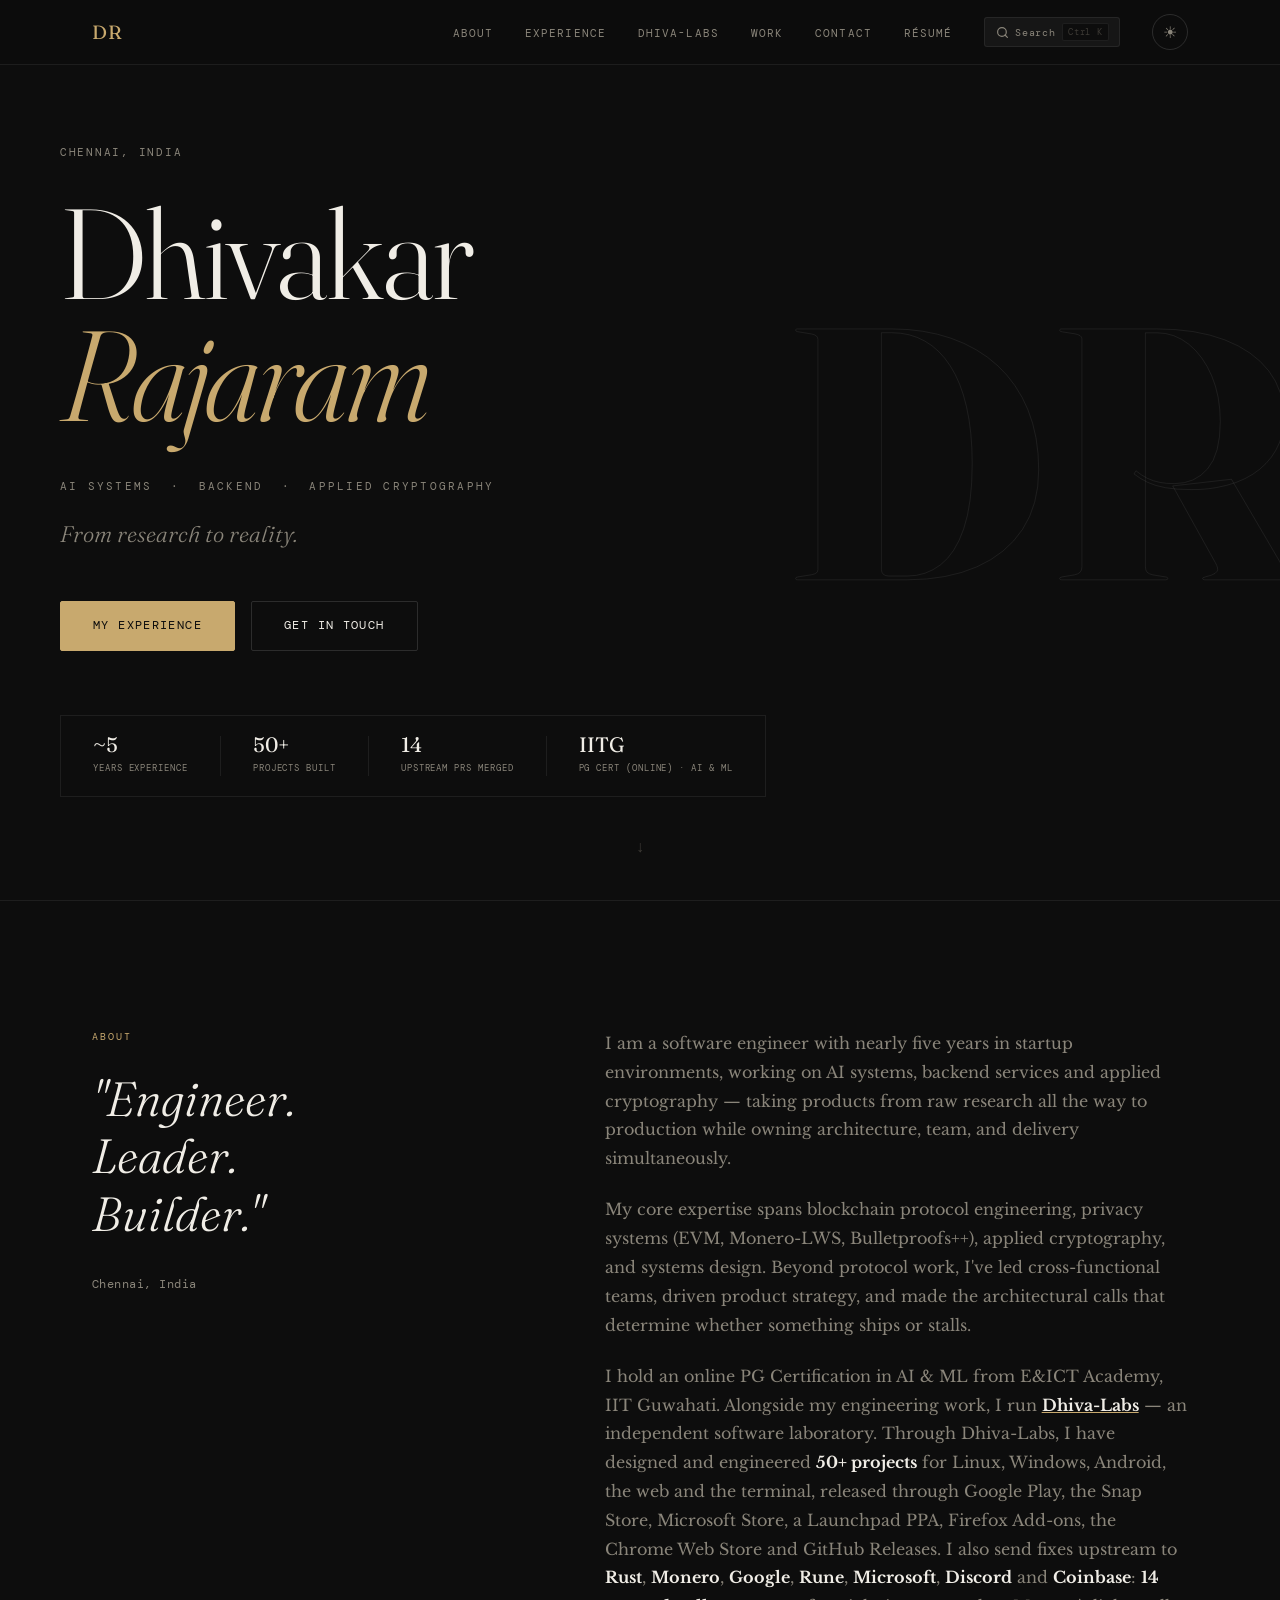
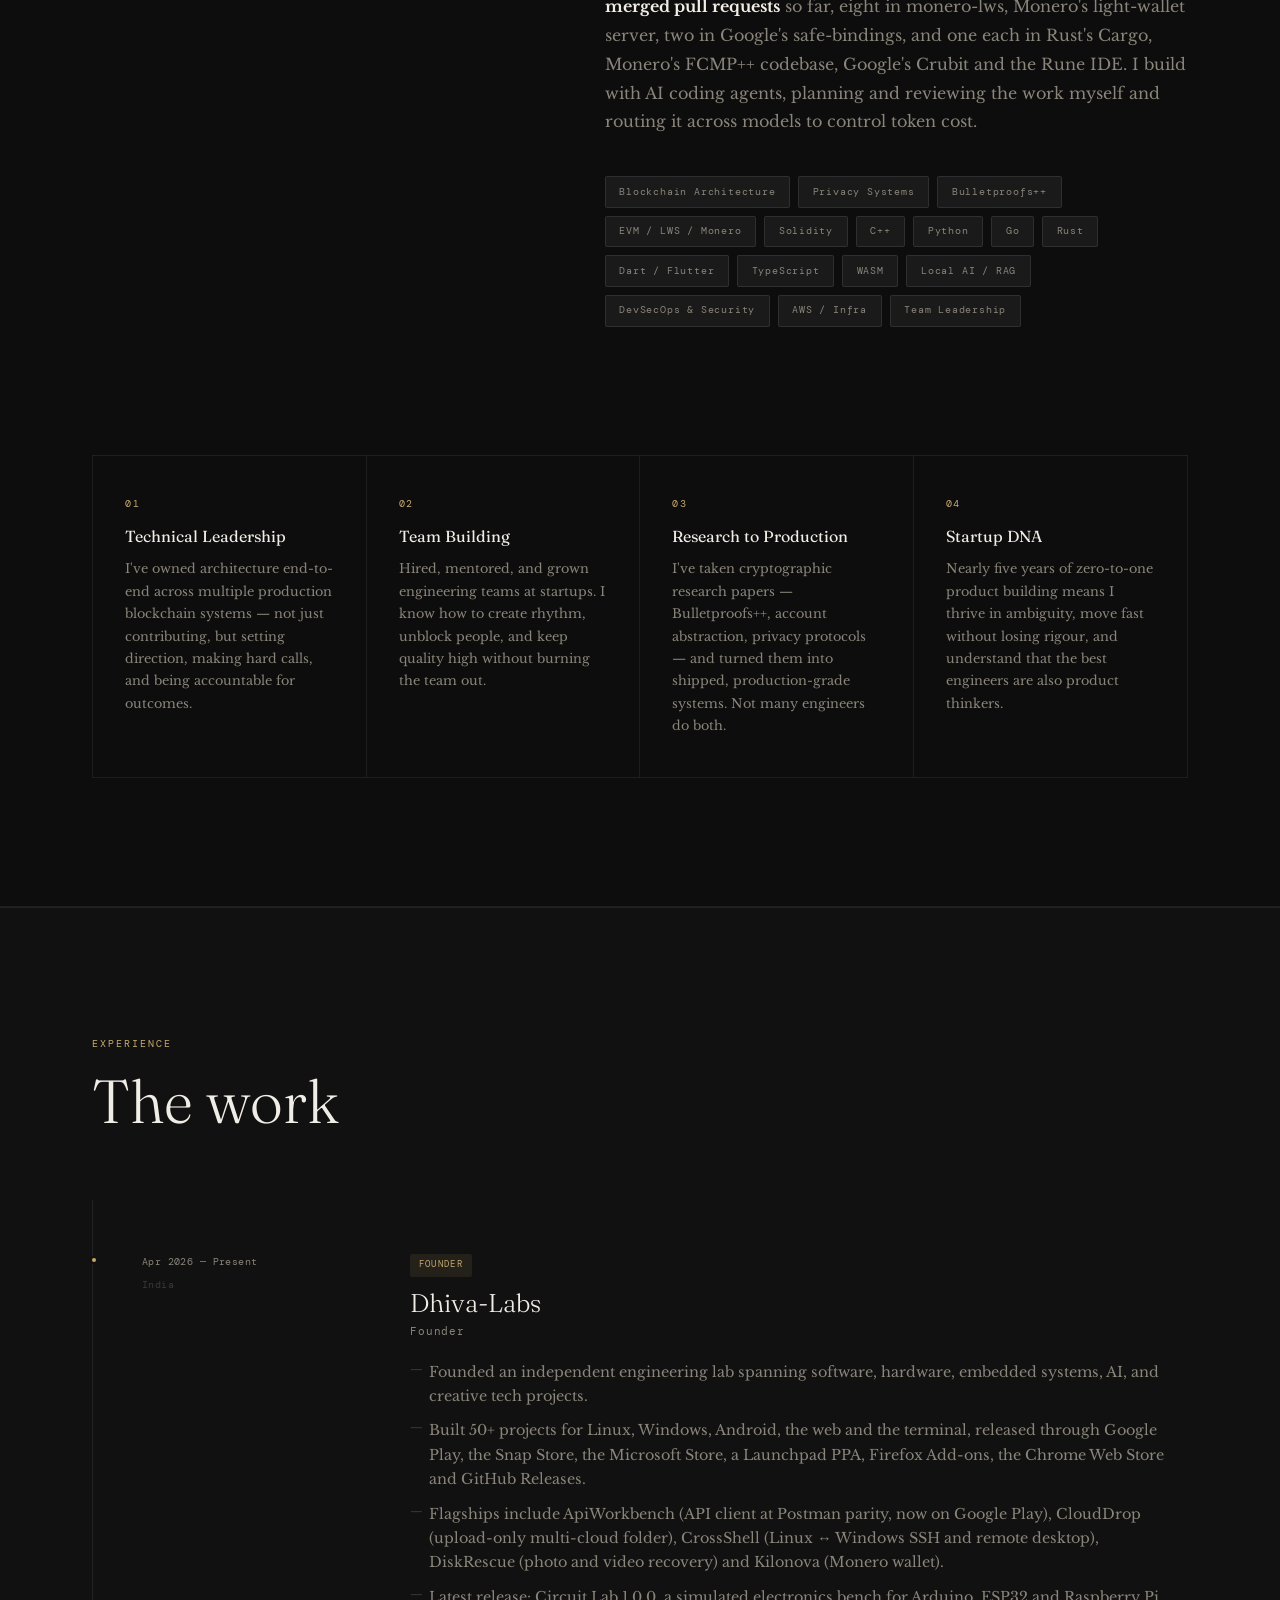
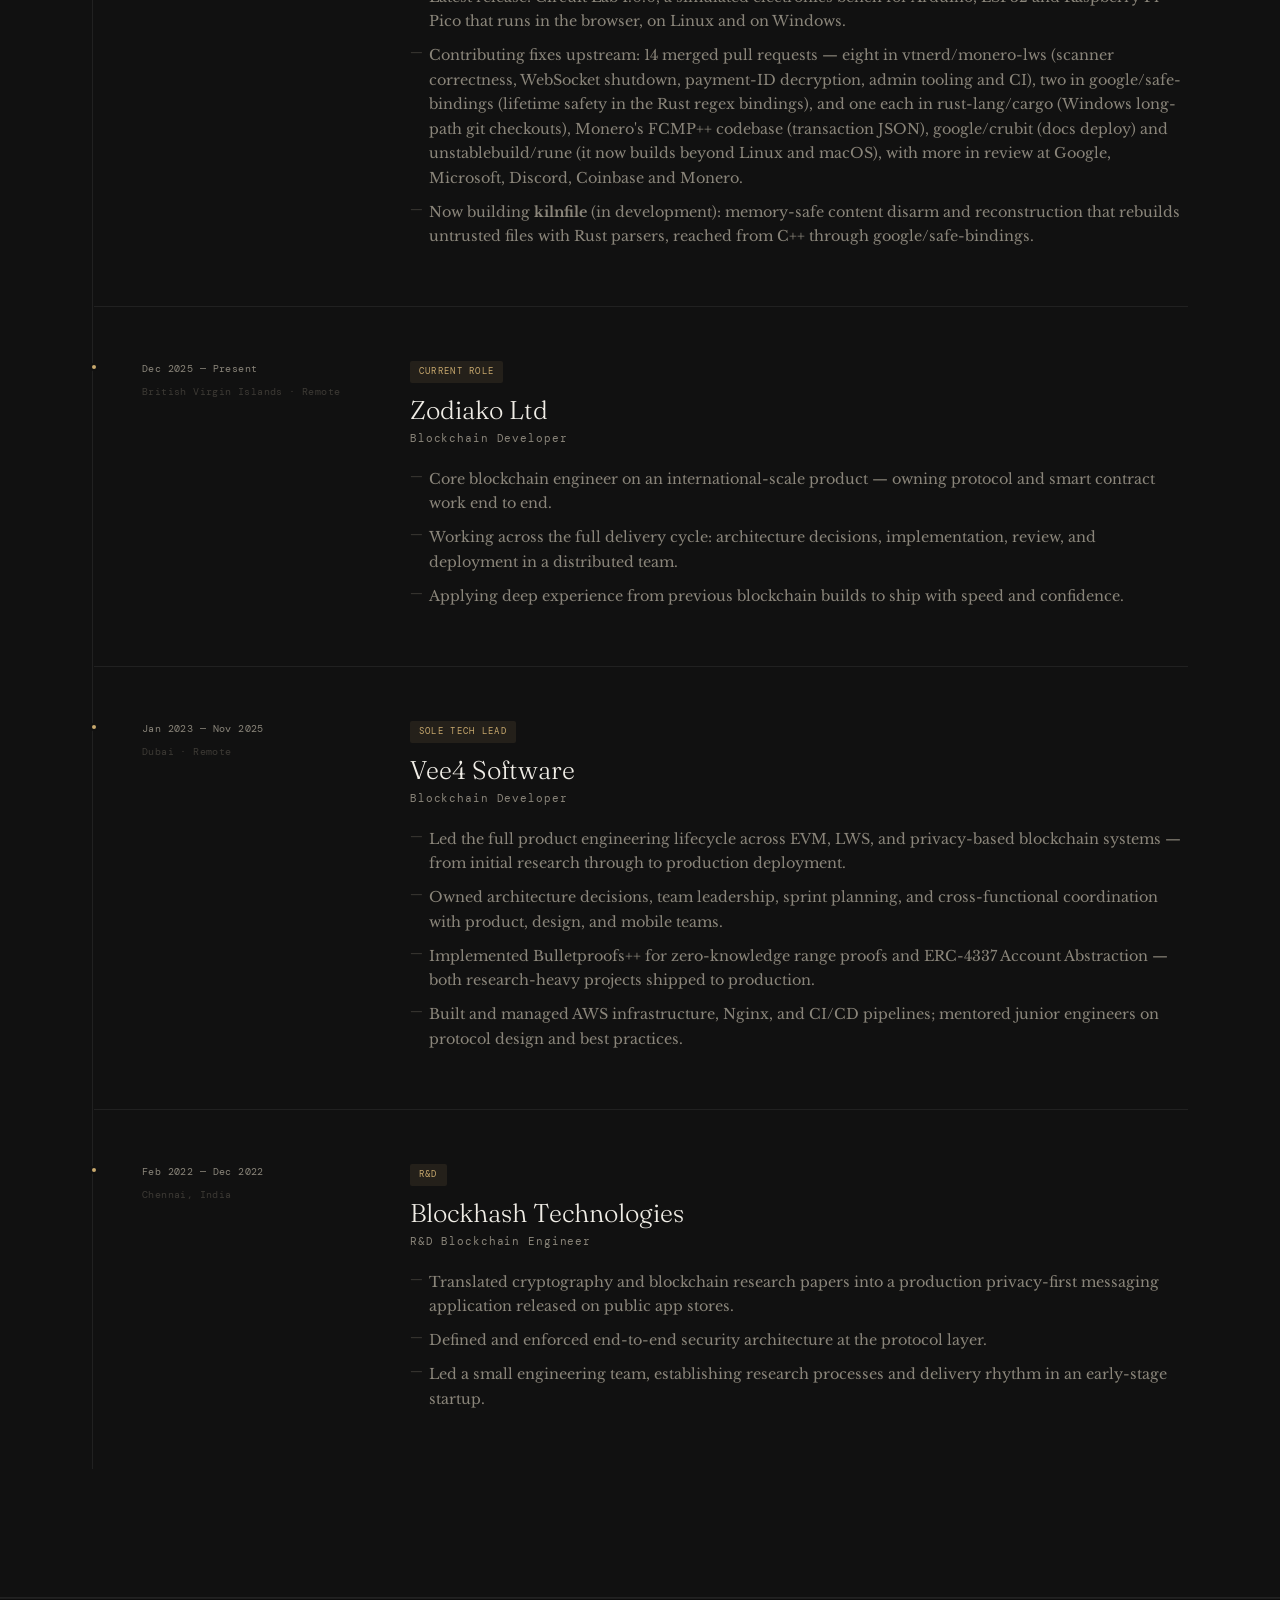
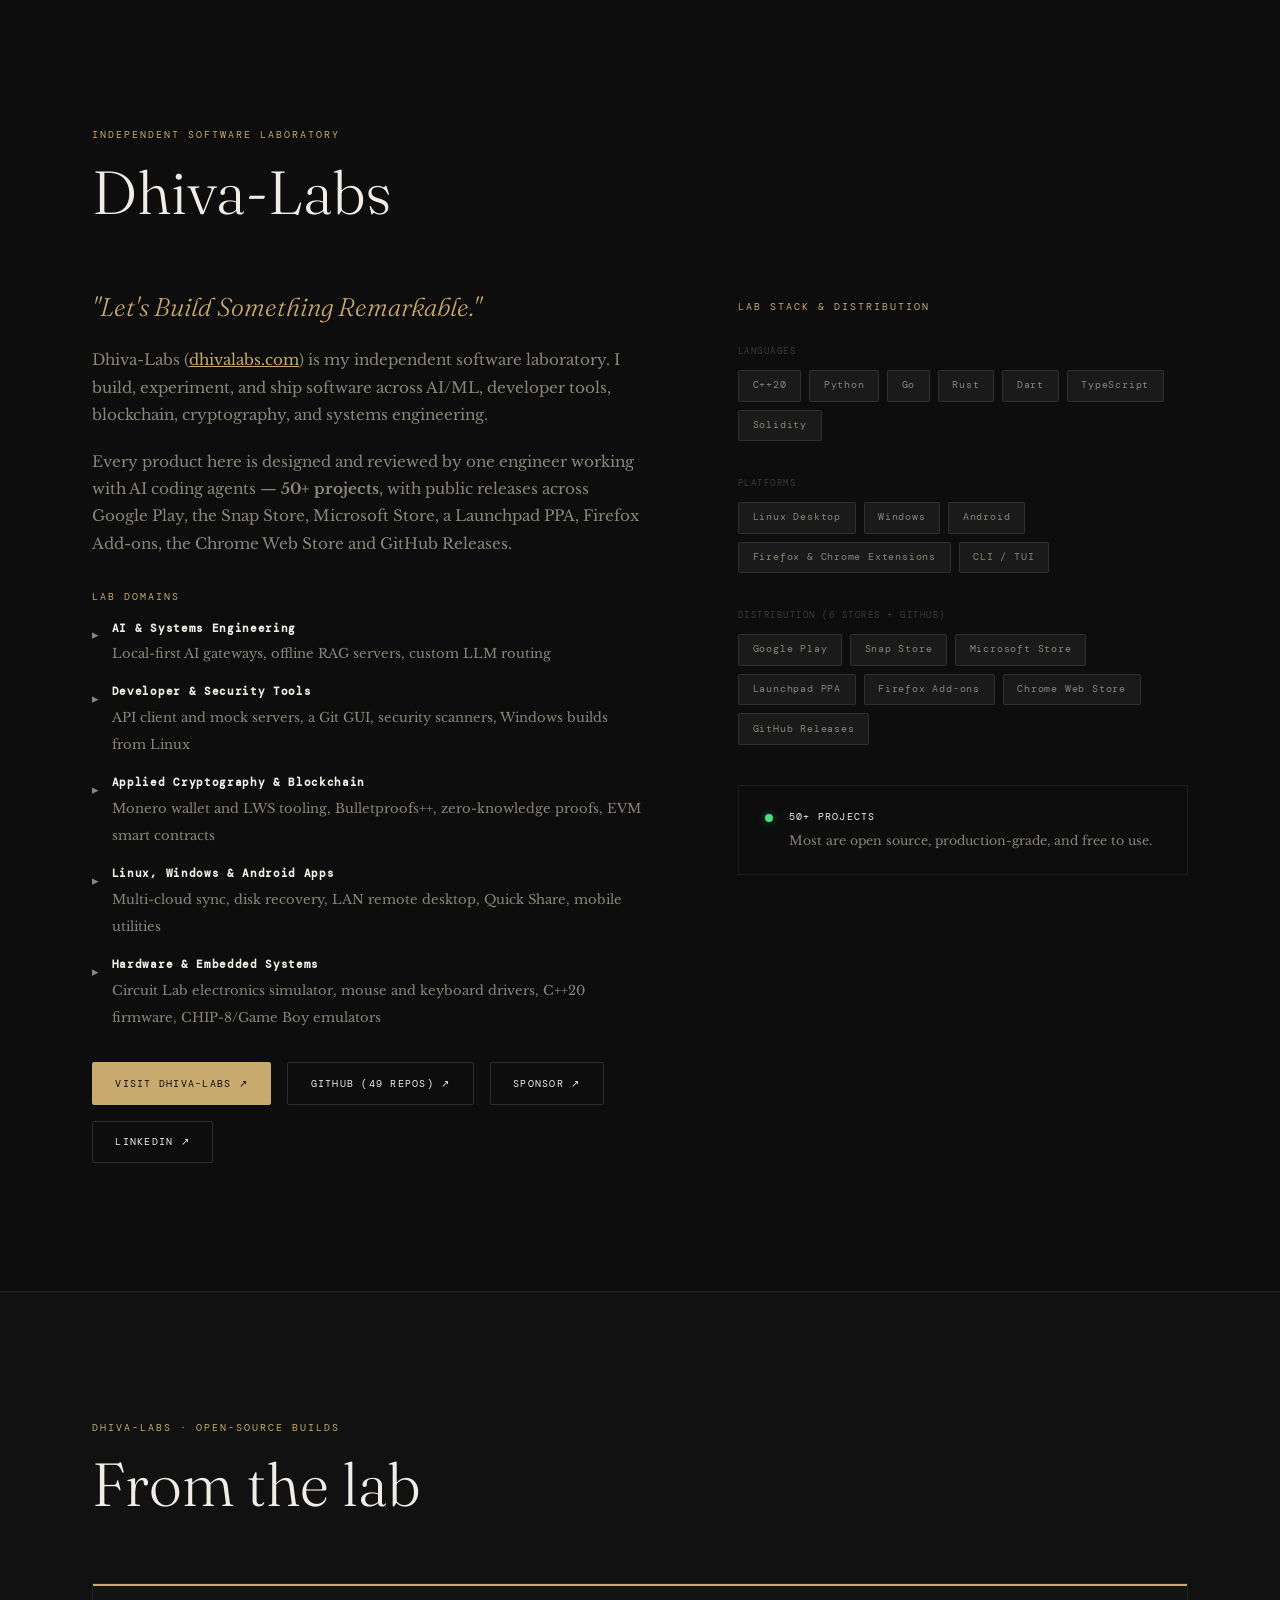
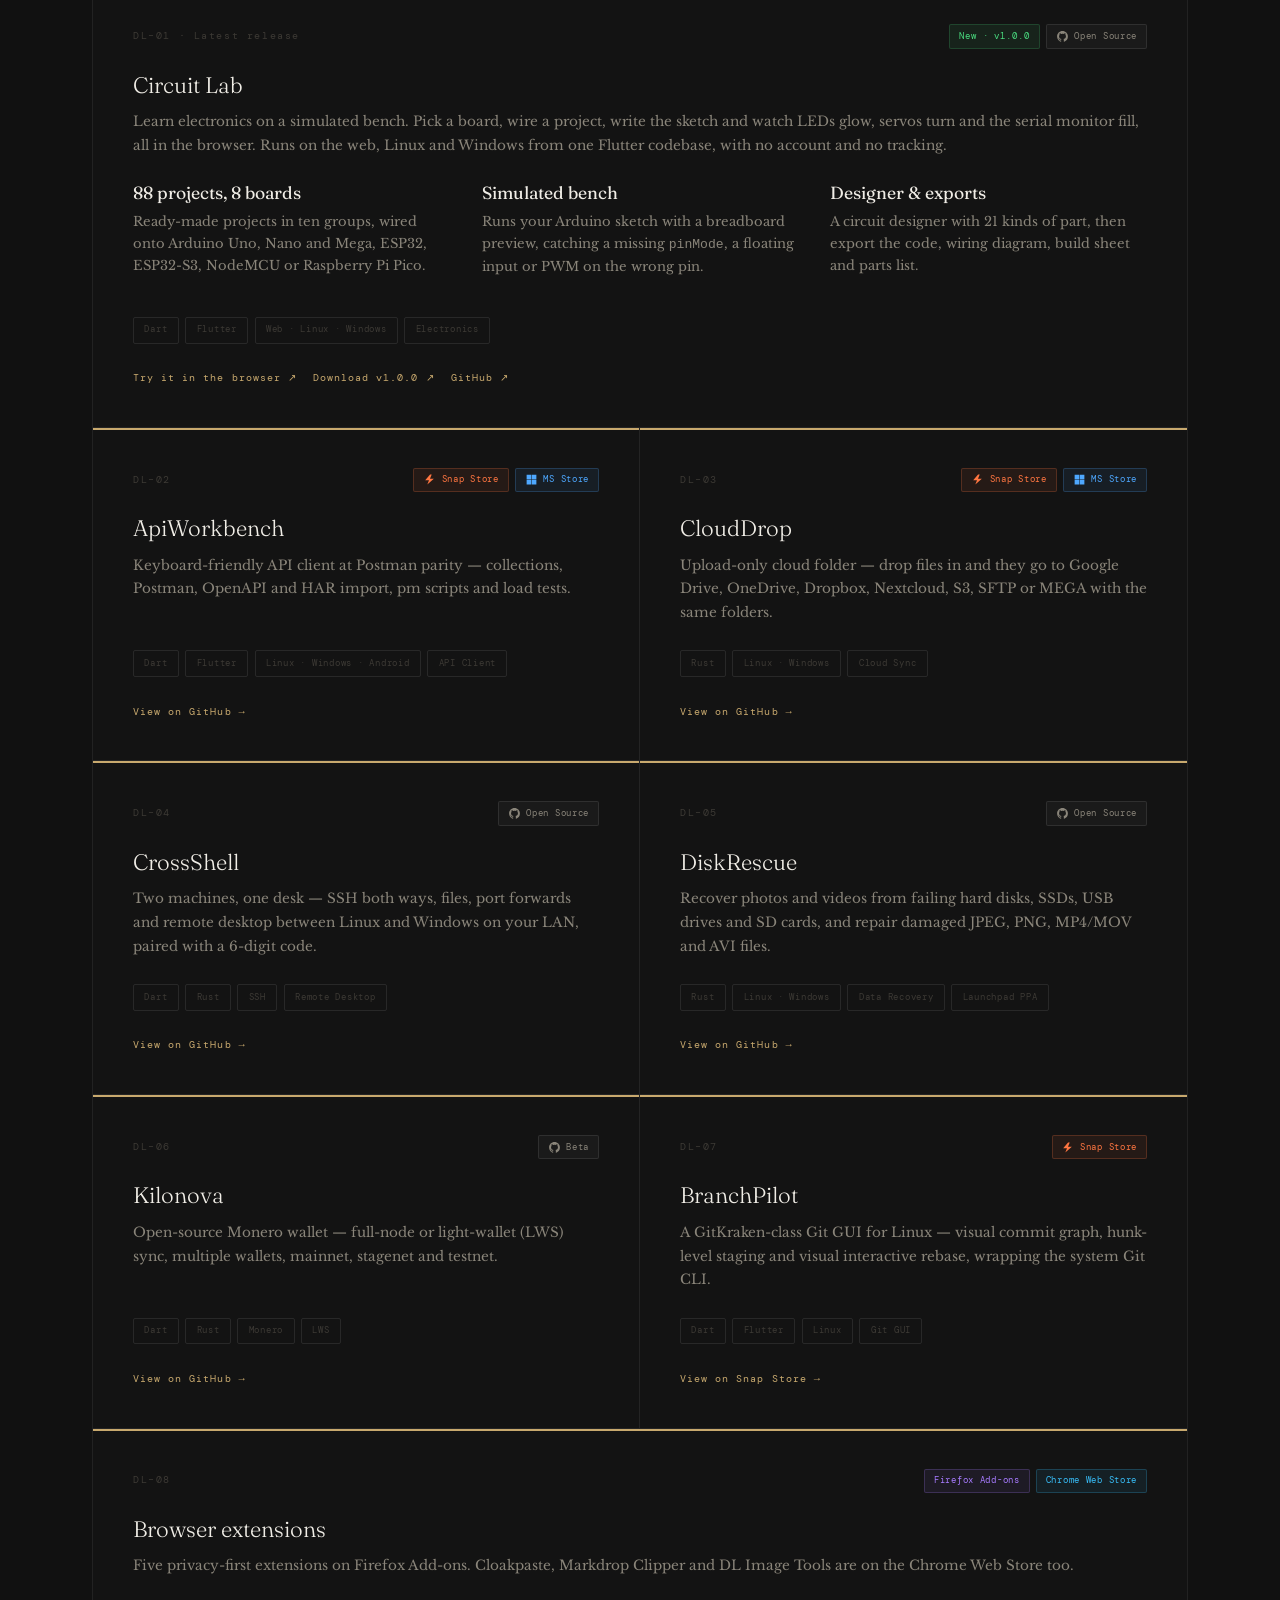
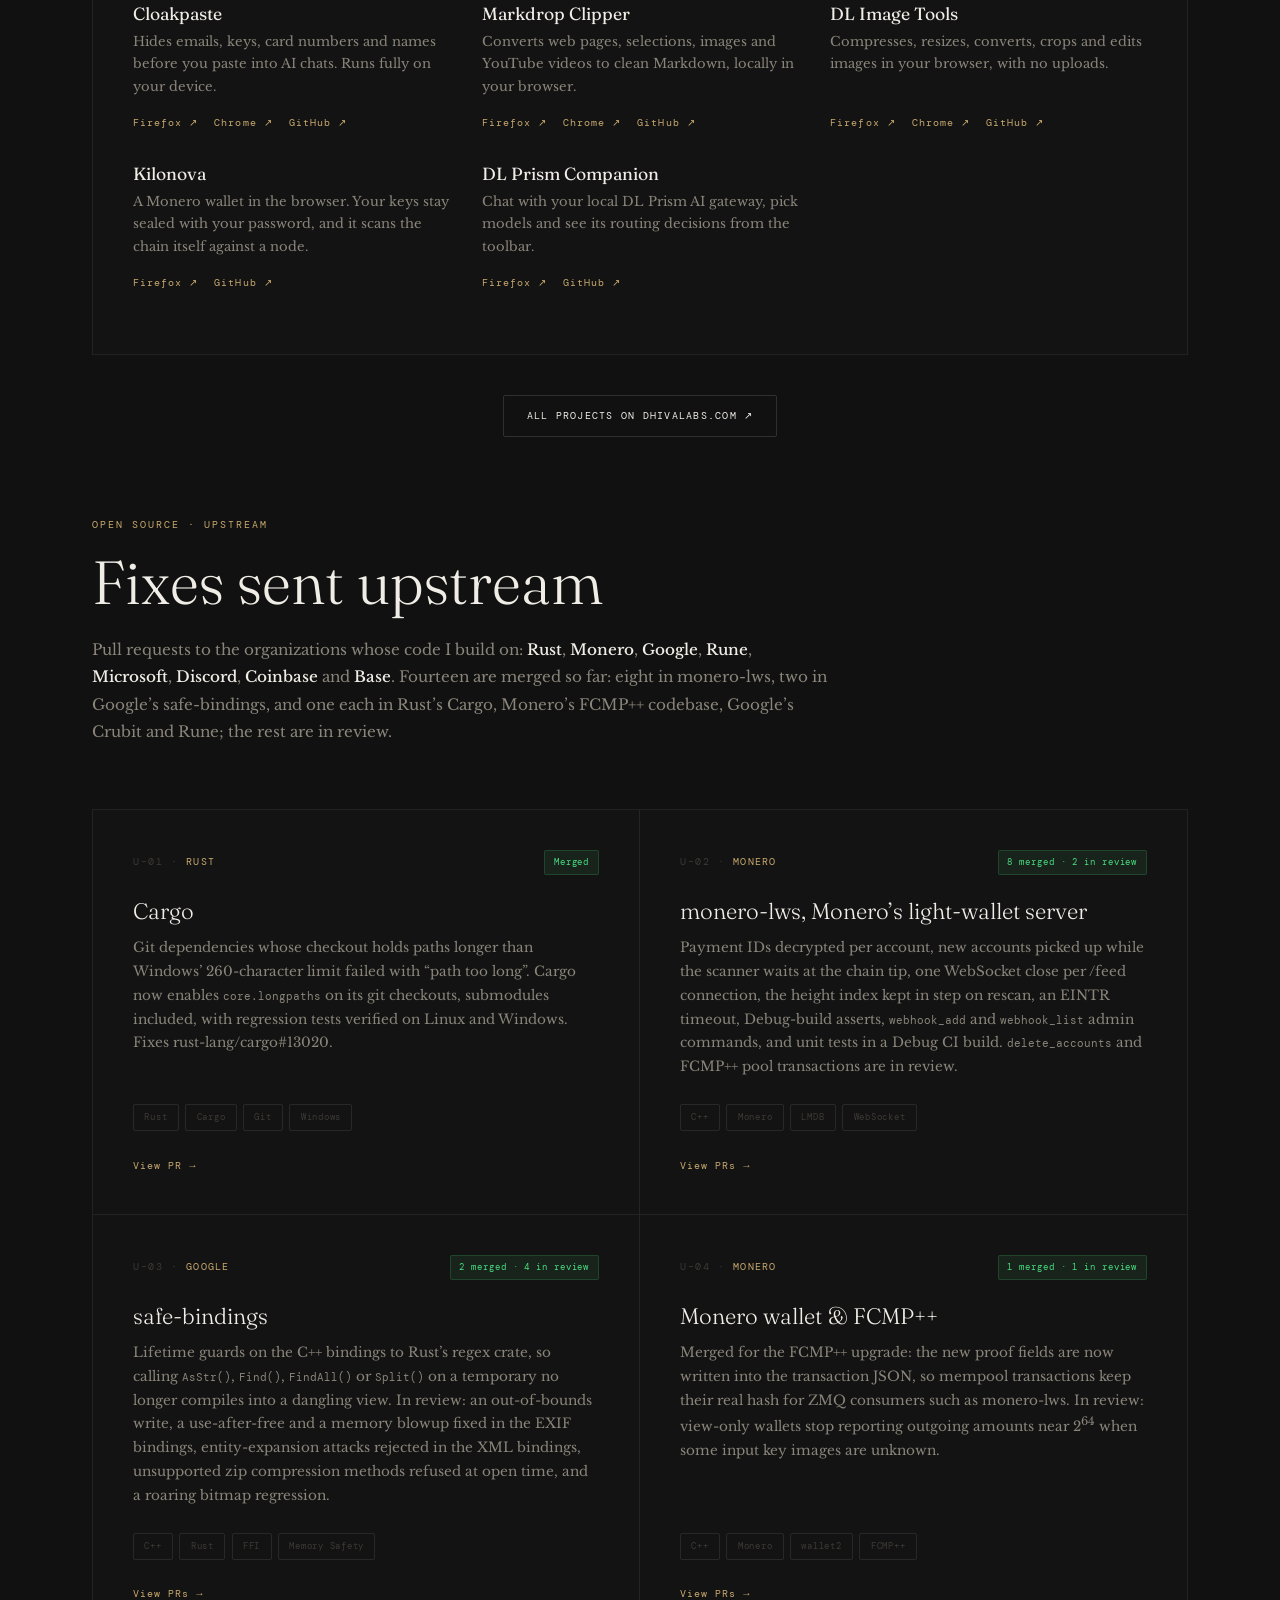
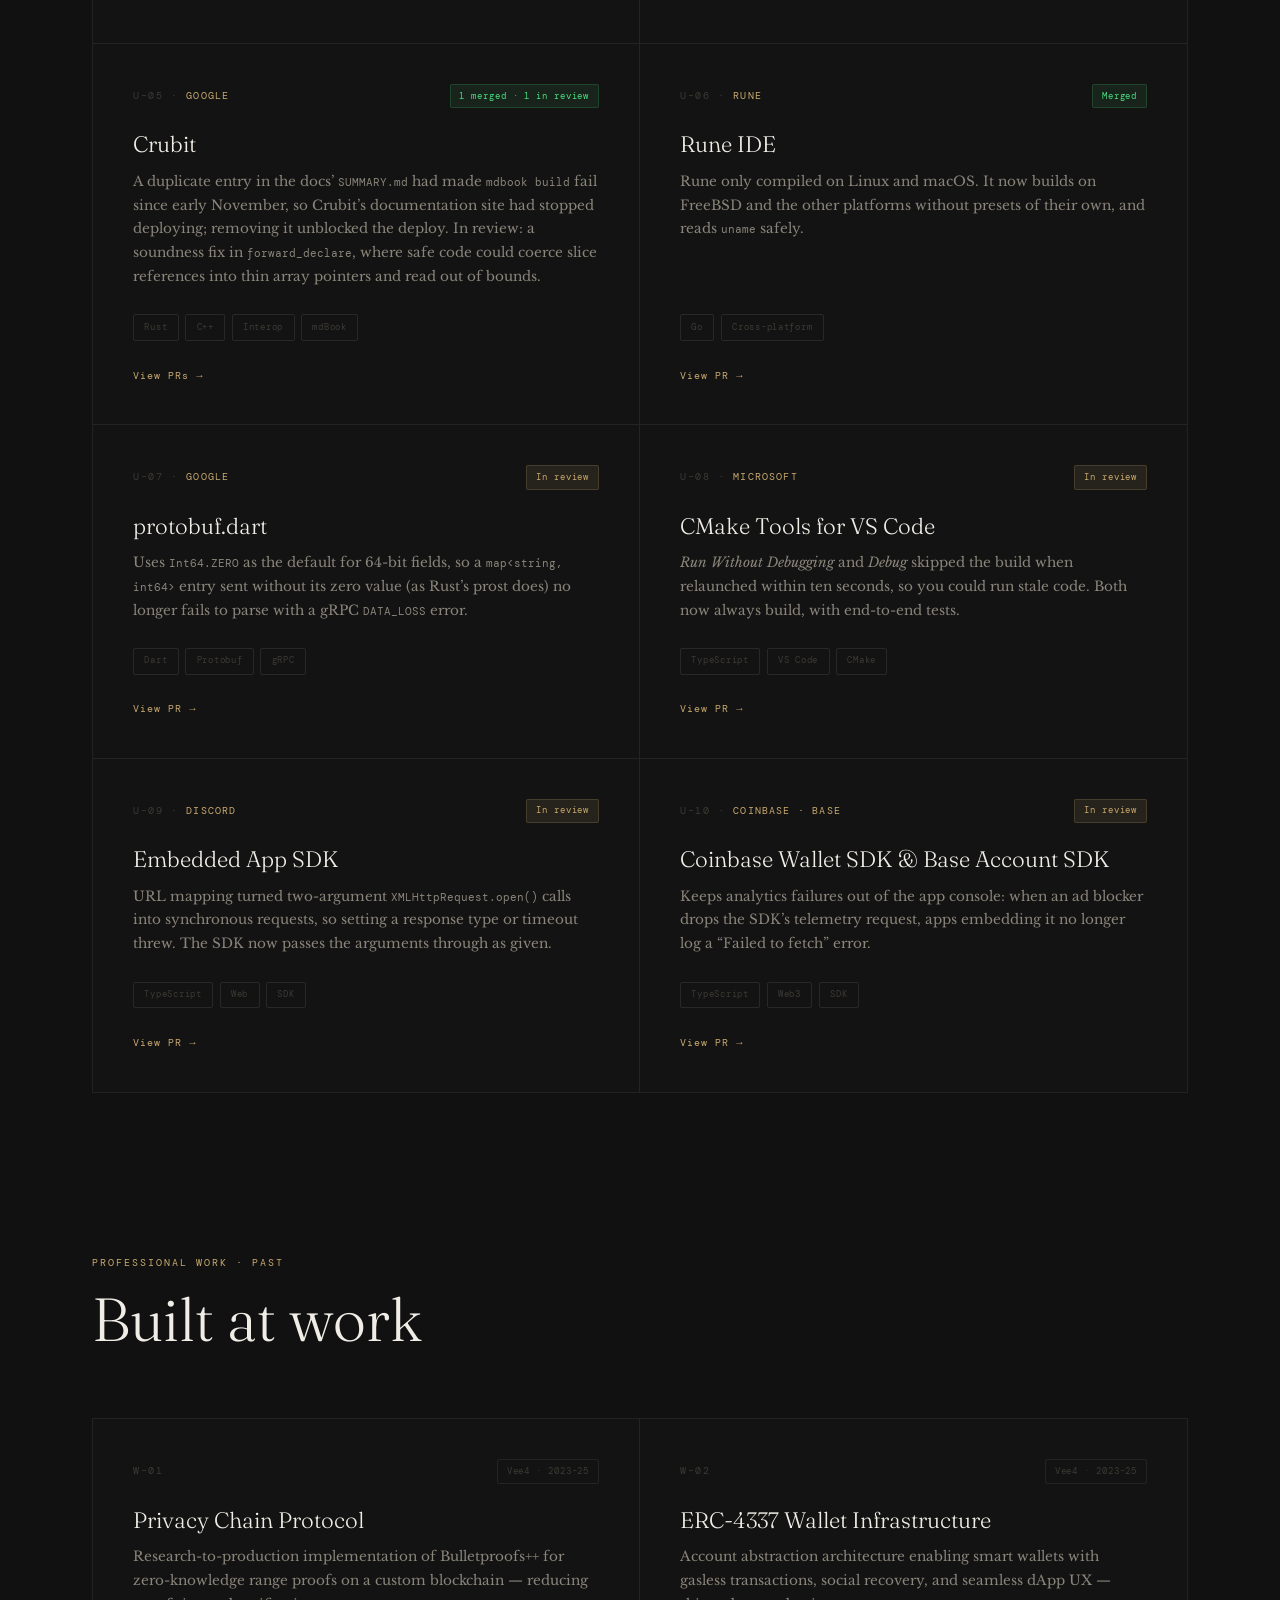
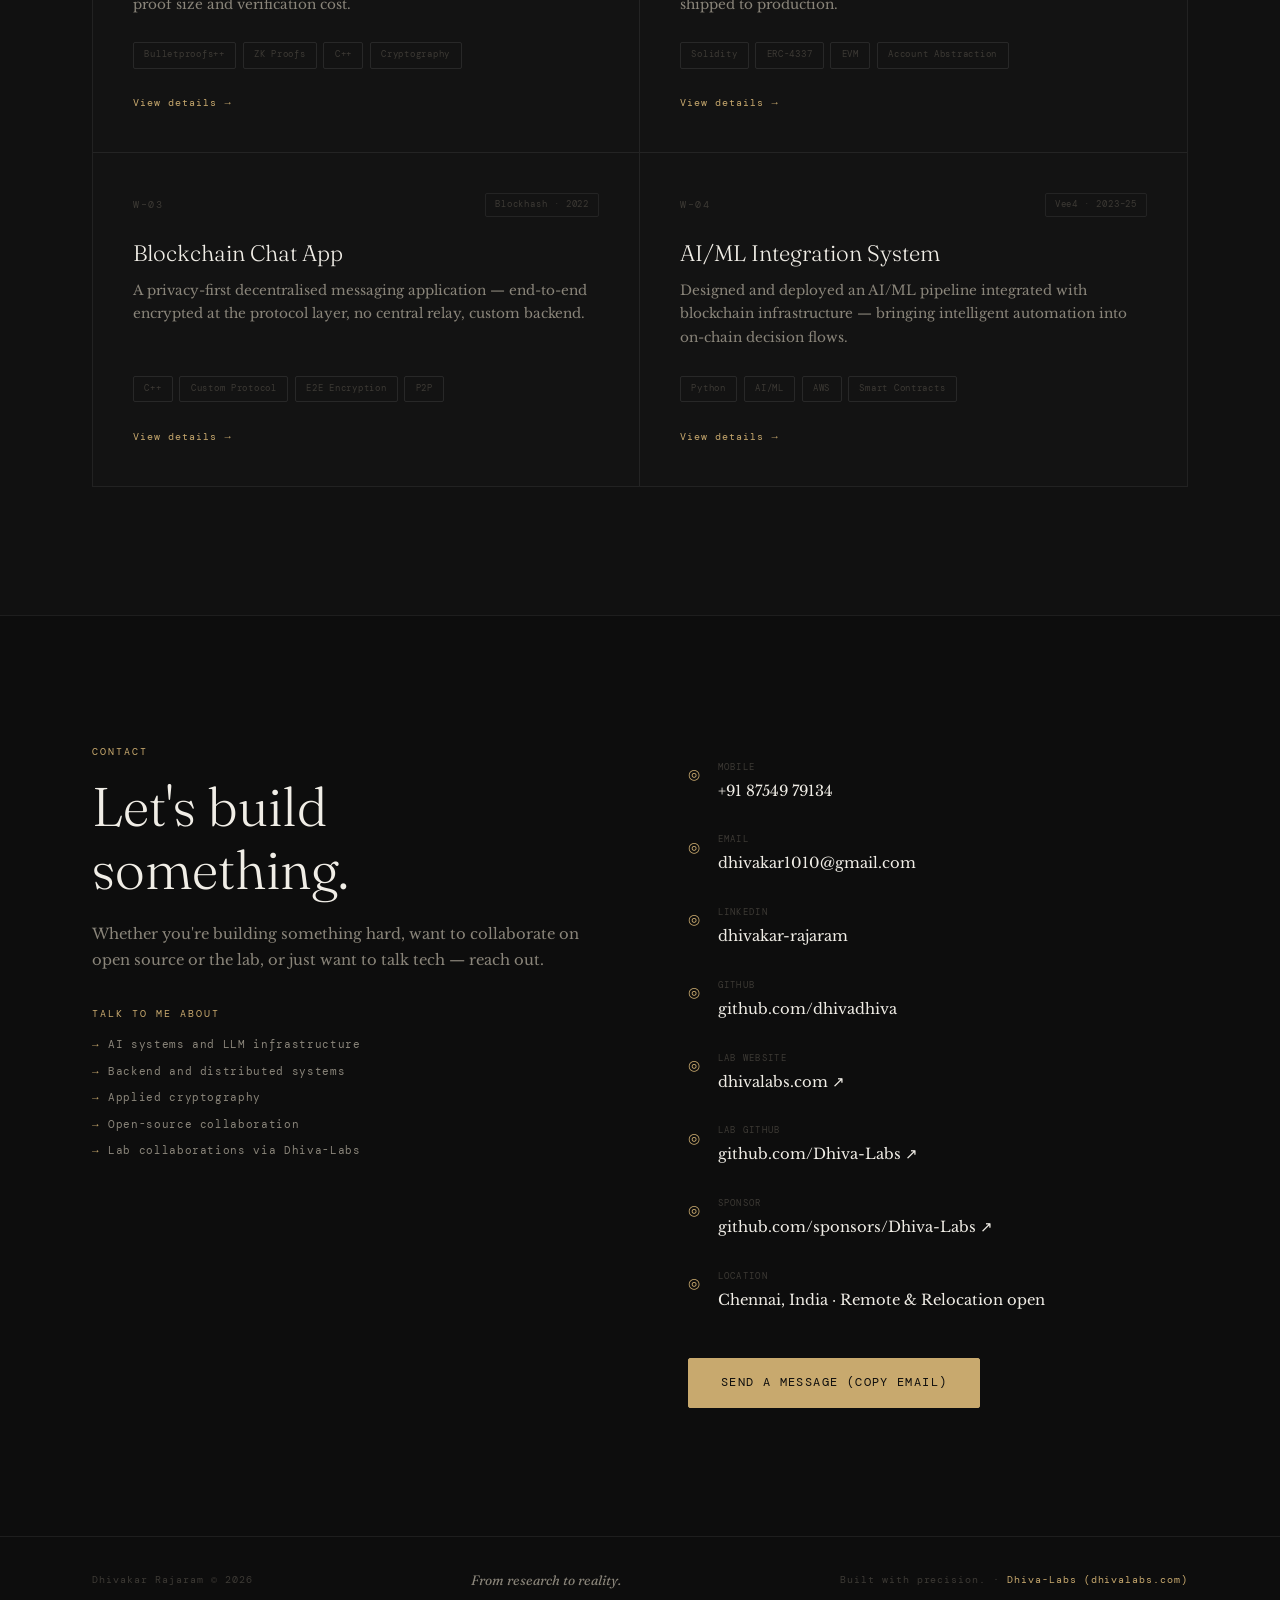
<file: index.html>
<!DOCTYPE html>
<html lang="en" data-theme="dark">
<head>
  <meta charset="UTF-8" />
  <meta name="viewport" content="width=device-width, initial-scale=1.0" />
  <title>Dhivakar Rajaram — Senior Software Engineer · AI &amp; Backend Systems</title>
  <meta name="description" content="Dhivakar Rajaram — Senior Software Engineer building AI and backend systems. Founder of Dhiva-Labs. From research to reality." />

  <link rel="icon" type="image/svg+xml" href="favicon.svg" />
  <link rel="shortcut icon" href="favicon.svg" />

  <link rel="preconnect" href="https://fonts.googleapis.com" />
  <link rel="preconnect" href="https://fonts.gstatic.com" crossorigin />
  <link href="https://fonts.googleapis.com/css2?family=Libre+Baskerville:ital,wght@0,400;0,700;1,400&family=DM+Mono:wght@300;400;500&family=Fraunces:ital,opsz,wght@0,9..144,300;0,9..144,400;0,9..144,700;1,9..144,300;1,9..144,400&display=swap" rel="stylesheet" />

  <link rel="stylesheet" href="assets/css/style.css?v=4" />
</head>
<body>

  <!-- NAV -->
  <nav class="nav" id="nav">
    <div class="nav-inner">
      <a class="nav-logo" href="#">DR</a>
      <ul class="nav-links">
        <li><a href="#about">About</a></li>
        <li><a href="#experience">Experience</a></li>
        <li><a href="#dhivalabs">Dhiva-Labs</a></li>
        <li><a href="#projects">Work</a></li>
        <li><a href="#contact">Contact</a></li>
        <li><a href="resume.html" style="color:var(--accent)">Résumé</a></li>
      </ul>
      <button class="cmd-trigger-btn" id="cmdTrigger" onclick="openPalette()" aria-label="Open search command palette">
        <svg class="cmd-search-svg" width="13" height="13" viewBox="0 0 24 24" fill="none" stroke="currentColor" stroke-width="2.2" stroke-linecap="round" stroke-linejoin="round"><circle cx="11" cy="11" r="8"></circle><line x1="21" y1="21" x2="16.65" y2="16.65"></line></svg>
        <span>Search</span>
        <kbd>Ctrl K</kbd>
      </button>
      <button class="theme-toggle" id="themeToggle" aria-label="Toggle theme">
        <span class="theme-icon sun">☀</span>
        <span class="theme-icon moon">◑</span>
      </button>
      <button class="nav-hamburger" id="hamburger" aria-label="Open menu">
        <span></span><span></span><span></span>
      </button>
    </div>
    <div class="nav-mobile" id="navMobile">
      <a href="#about">About</a>
      <a href="#experience">Experience</a>
      <a href="#dhivalabs">Dhiva-Labs</a>
      <a href="#projects">Work</a>
      <a href="#contact">Contact</a>
      <a href="resume.html">Résumé</a>
    </div>
  </nav>

  <!-- HERO -->
  <section class="hero" id="hero">
    <div class="hero-inner">
      <p class="hero-eyebrow" data-reveal>Chennai, India</p>
      <h1 class="hero-name" data-reveal>
        <span>Dhivakar</span>
        <span>Rajaram</span>
      </h1>
      <p class="hero-domain" data-reveal>AI Systems&nbsp;&nbsp;·&nbsp;&nbsp;Backend&nbsp;&nbsp;·&nbsp;&nbsp;Applied Cryptography</p>
      <p class="hero-tagline" data-reveal><em>From research to reality.</em></p>
      <div class="hero-cta" data-reveal>
        <a class="btn btn-filled" href="#experience">My experience</a>
        <a class="btn btn-outline" href="#contact">Get in touch</a>
      </div>
      <div class="hero-stats" data-reveal>
        <div class="stat">
          <span class="stat-value">~5</span>
          <span class="stat-label">Years experience</span>
        </div>
        <div class="stat-divider"></div>
        <div class="stat">
          <span class="stat-value">50+</span>
          <span class="stat-label">Projects built</span>
        </div>
        <div class="stat-divider"></div>
        <div class="stat">
          <span class="stat-value">14</span>
          <span class="stat-label">Upstream PRs merged</span>
        </div>
        <div class="stat-divider"></div>
        <div class="stat">
          <span class="stat-value">IITG</span>
          <span class="stat-label">PG Cert (online) · AI &amp; ML</span>
        </div>
      </div>
    </div>
    <div class="hero-bg-text" aria-hidden="true">DR</div>
  </section>

  <!-- ABOUT -->
  <section class="about" id="about">
    <div class="about-inner container">
      <div class="about-left" data-reveal>
        <span class="section-label">About</span>
        <blockquote class="pull-quote">
          "Engineer.<br/>Leader.<br/>Builder."
        </blockquote>
        <div class="about-location">
          <span class="mono">Chennai, India</span>
        </div>
      </div>
      <div class="about-right" data-reveal>
        <p>I am a software engineer with nearly five years in startup environments, working on AI systems, backend services and applied cryptography — taking products from raw research all the way to production while owning architecture, team, and delivery simultaneously.</p>
        <p>My core expertise spans blockchain protocol engineering, privacy systems (EVM, Monero-LWS, Bulletproofs++), applied cryptography, and systems design. Beyond protocol work, I've led cross-functional teams, driven product strategy, and made the architectural calls that determine whether something ships or stalls.</p>
        <p>I hold an online PG Certification in AI &amp; ML from E&amp;ICT Academy, IIT Guwahati. Alongside my engineering work, I run <a href="https://dhivalabs.com/" target="_blank" style="color:var(--accent);text-decoration:underline"><strong>Dhiva-Labs</strong></a> — an independent software laboratory. Through Dhiva-Labs, I have designed and engineered <strong>50+ projects</strong> for Linux, Windows, Android, the web and the terminal, released through Google Play, the Snap Store, Microsoft Store, a Launchpad PPA, Firefox Add-ons, the Chrome Web Store and GitHub Releases. I also send fixes upstream to <strong>Rust</strong>, <strong>Monero</strong>, <strong>Google</strong>, <strong>Rune</strong>, <strong>Microsoft</strong>, <strong>Discord</strong> and <strong>Coinbase</strong>: <strong>14 merged pull requests</strong> so far, eight in monero-lws, Monero's light-wallet server, two in Google's safe-bindings, and one each in Rust's Cargo, Monero's FCMP++ codebase, Google's Crubit and the Rune IDE. I build with AI coding agents, planning and reviewing the work myself and routing it across models to control token cost.</p>

        <div class="skills-grid">
          <span class="pill">Blockchain Architecture</span>
          <span class="pill">Privacy Systems</span>
          <span class="pill">Bulletproofs++</span>
          <span class="pill">EVM / LWS / Monero</span>
          <span class="pill">Solidity</span>
          <span class="pill">C++</span>
          <span class="pill">Python</span>
          <span class="pill">Go</span>
          <span class="pill">Rust</span>
          <span class="pill">Dart / Flutter</span>
          <span class="pill">TypeScript</span>
          <span class="pill">WASM</span>
          <span class="pill">Local AI / RAG</span>
          <span class="pill">DevSecOps &amp; Security</span>
          <span class="pill">AWS / Infra</span>
          <span class="pill">Team Leadership</span>
        </div>
      </div>
    </div>
  </section>

  <!-- WHAT I BRING — LEADERSHIP PILLARS -->
  <section class="pillars">
    <div class="container">
      <div class="pillars-grid">
        <div class="pillar-card" data-reveal>
          <span class="pillar-num mono">01</span>
          <h3 class="pillar-title">Technical Leadership</h3>
          <p class="pillar-desc">I've owned architecture end-to-end across multiple production blockchain systems — not just contributing, but setting direction, making hard calls, and being accountable for outcomes.</p>
        </div>
        <div class="pillar-card" data-reveal>
          <span class="pillar-num mono">02</span>
          <h3 class="pillar-title">Team Building</h3>
          <p class="pillar-desc">Hired, mentored, and grown engineering teams at startups. I know how to create rhythm, unblock people, and keep quality high without burning the team out.</p>
        </div>
        <div class="pillar-card" data-reveal>
          <span class="pillar-num mono">03</span>
          <h3 class="pillar-title">Research to Production</h3>
          <p class="pillar-desc">I've taken cryptographic research papers — Bulletproofs++, account abstraction, privacy protocols — and turned them into shipped, production-grade systems. Not many engineers do both.</p>
        </div>
        <div class="pillar-card" data-reveal>
          <span class="pillar-num mono">04</span>
          <h3 class="pillar-title">Startup DNA</h3>
          <p class="pillar-desc">Nearly five years of zero-to-one product building means I thrive in ambiguity, move fast without losing rigour, and understand that the best engineers are also product thinkers.</p>
        </div>
      </div>
    </div>
  </section>

  <!-- EXPERIENCE -->
  <section class="experience" id="experience">
    <div class="container">
      <div class="section-header" data-reveal>
        <span class="section-label">Experience</span>
        <h2 class="section-title">The work</h2>
      </div>

      <div class="timeline">

        <!-- Dhiva-Labs -->
        <div class="timeline-entry" data-reveal>
          <div class="timeline-meta">
            <span class="timeline-date mono">Apr 2026 — Present</span>
            <span class="timeline-location mono">India</span>
          </div>
          <div class="timeline-body">
            <div class="timeline-badge">Founder</div>
            <h3 class="timeline-company">Dhiva-Labs</h3>
            <p class="timeline-role">Founder</p>
            <ul class="timeline-bullets">
              <li>Founded an independent engineering lab spanning software, hardware, embedded systems, AI, and creative tech projects.</li>
              <li>Built 50+ projects for Linux, Windows, Android, the web and the terminal, released through Google Play, the Snap Store, the Microsoft Store, a Launchpad PPA, Firefox Add-ons, the Chrome Web Store and GitHub Releases.</li>
              <li>Flagships include ApiWorkbench (API client at Postman parity, now on Google Play), CloudDrop (upload-only multi-cloud folder), CrossShell (Linux ↔ Windows SSH and remote desktop), DiskRescue (photo and video recovery) and Kilonova (Monero wallet).</li>
              <li>Latest release: Circuit Lab 1.0.0, a simulated electronics bench for Arduino, ESP32 and Raspberry Pi Pico that runs in the browser, on Linux and on Windows.</li>
              <li>Contributing fixes upstream: 14 merged pull requests — eight in vtnerd/monero-lws (scanner correctness, WebSocket shutdown, payment-ID decryption, admin tooling and CI), two in google/safe-bindings (lifetime safety in the Rust regex bindings), and one each in rust-lang/cargo (Windows long-path git checkouts), Monero's FCMP++ codebase (transaction JSON), google/crubit (docs deploy) and unstablebuild/rune (it now builds beyond Linux and macOS), with more in review at Google, Microsoft, Discord, Coinbase and Monero.</li>
              <li>Now building <strong>kilnfile</strong> (in development): memory-safe content disarm and reconstruction that rebuilds untrusted files with Rust parsers, reached from C++ through google/safe-bindings.</li>
            </ul>
          </div>
        </div>

        <!-- Zodiako -->
        <div class="timeline-entry" data-reveal>
          <div class="timeline-meta">
            <span class="timeline-date mono">Dec 2025 — Present</span>
            <span class="timeline-location mono">British Virgin Islands · Remote</span>
          </div>
          <div class="timeline-body">
            <div class="timeline-badge">Current Role</div>
            <h3 class="timeline-company">Zodiako Ltd</h3>
            <p class="timeline-role">Blockchain Developer</p>
            <ul class="timeline-bullets">
              <li>Core blockchain engineer on an international-scale product — owning protocol and smart contract work end to end.</li>
              <li>Working across the full delivery cycle: architecture decisions, implementation, review, and deployment in a distributed team.</li>
              <li>Applying deep experience from previous blockchain builds to ship with speed and confidence.</li>
            </ul>
          </div>
        </div>

        <!-- Vee4 -->
        <div class="timeline-entry" data-reveal>
          <div class="timeline-meta">
            <span class="timeline-date mono">Jan 2023 — Nov 2025</span>
            <span class="timeline-location mono">Dubai · Remote</span>
          </div>
          <div class="timeline-body">
            <div class="timeline-badge">Sole Tech Lead</div>
            <h3 class="timeline-company">Vee4 Software</h3>
            <p class="timeline-role">Blockchain Developer</p>
            <ul class="timeline-bullets">
              <li>Led the full product engineering lifecycle across EVM, LWS, and privacy-based blockchain systems — from initial research through to production deployment.</li>
              <li>Owned architecture decisions, team leadership, sprint planning, and cross-functional coordination with product, design, and mobile teams.</li>
              <li>Implemented Bulletproofs++ for zero-knowledge range proofs and ERC-4337 Account Abstraction — both research-heavy projects shipped to production.</li>
              <li>Built and managed AWS infrastructure, Nginx, and CI/CD pipelines; mentored junior engineers on protocol design and best practices.</li>
            </ul>
          </div>
        </div>

        <!-- Blockhash -->
        <div class="timeline-entry" data-reveal>
          <div class="timeline-meta">
            <span class="timeline-date mono">Feb 2022 — Dec 2022</span>
            <span class="timeline-location mono">Chennai, India</span>
          </div>
          <div class="timeline-body">
            <div class="timeline-badge">R&amp;D</div>
            <h3 class="timeline-company">Blockhash Technologies</h3>
            <p class="timeline-role">R&amp;D Blockchain Engineer</p>
            <ul class="timeline-bullets">
              <li>Translated cryptography and blockchain research papers into a production privacy-first messaging application released on public app stores.</li>
              <li>Defined and enforced end-to-end security architecture at the protocol layer.</li>
              <li>Led a small engineering team, establishing research processes and delivery rhythm in an early-stage startup.</li>
            </ul>
          </div>
        </div>

      </div>
    </div>
  </section>

  <!-- DHIVA-LABS -->
  <section class="dhivalabs" id="dhivalabs">
    <div class="container">
      <div class="section-header" data-reveal>
        <span class="section-label">Independent Software Laboratory</span>
        <h2 class="section-title">Dhiva-Labs</h2>
      </div>

      <div class="dhivalabs-inner">
        <div class="dhivalabs-intro" data-reveal>
          <p class="dhivalabs-quote">"Let's Build Something Remarkable."</p>
          <p class="dhivalabs-desc">Dhiva-Labs (<a href="https://dhivalabs.com/" target="_blank" style="color:var(--accent);text-decoration:underline">dhivalabs.com</a>) is my independent software laboratory. I build, experiment, and ship software across AI/ML, developer tools, blockchain, cryptography, and systems engineering.</p>
          <p class="dhivalabs-desc">Every product here is designed and reviewed by one engineer working with AI coding agents — <strong>50+ projects</strong>, with public releases across Google Play, the Snap Store, Microsoft Store, a Launchpad PPA, Firefox Add-ons, the Chrome Web Store and GitHub Releases.</p>

          <div class="dhivalabs-domains">
            <span class="section-label" style="margin-bottom:0.8rem;display:block">Lab Domains</span>
            <div class="domain-list">
              <div class="domain-item">
                <span class="domain-icon">▸</span>
                <div>
                  <strong>AI &amp; Systems Engineering</strong>
                  <span>Local-first AI gateways, offline RAG servers, custom LLM routing</span>
                </div>
              </div>
              <div class="domain-item">
                <span class="domain-icon">▸</span>
                <div>
                  <strong>Developer &amp; Security Tools</strong>
                  <span>API client and mock servers, a Git GUI, security scanners, Windows builds from Linux</span>
                </div>
              </div>
              <div class="domain-item">
                <span class="domain-icon">▸</span>
                <div>
                  <strong>Applied Cryptography &amp; Blockchain</strong>
                  <span>Monero wallet and LWS tooling, Bulletproofs++, zero-knowledge proofs, EVM smart contracts</span>
                </div>
              </div>
              <div class="domain-item">
                <span class="domain-icon">▸</span>
                <div>
                  <strong>Linux, Windows &amp; Android Apps</strong>
                  <span>Multi-cloud sync, disk recovery, LAN remote desktop, Quick Share, mobile utilities</span>
                </div>
              </div>
              <div class="domain-item">
                <span class="domain-icon">▸</span>
                <div>
                  <strong>Hardware &amp; Embedded Systems</strong>
                  <span>Circuit Lab electronics simulator, mouse and keyboard drivers, C++20 firmware, CHIP-8/Game Boy emulators</span>
                </div>
              </div>
            </div>
          </div>

          <div class="dhivalabs-links">
            <a class="btn btn-filled" href="https://dhivalabs.com/" target="_blank">Visit Dhiva-Labs ↗</a>
            <a class="btn btn-outline" href="https://github.com/Dhiva-Labs" target="_blank">GitHub (49 Repos) ↗</a>
            <a class="btn btn-outline" href="https://github.com/sponsors/Dhiva-Labs" target="_blank">Sponsor ↗</a>
            <a class="btn btn-outline" href="https://www.linkedin.com/company/dhiva-labs" target="_blank">LinkedIn ↗</a>
          </div>
        </div>

        <div class="dhivalabs-stack-panel" data-reveal>
          <span class="section-label" style="margin-bottom:1.2rem;display:block">Lab Stack &amp; Distribution</span>
          <div class="stack-category">
            <span class="stack-cat-label mono">Languages</span>
            <div class="skills-grid" style="margin-top:0.5rem">
              <span class="pill">C++20</span>
              <span class="pill">Python</span>
              <span class="pill">Go</span>
              <span class="pill">Rust</span>
              <span class="pill">Dart</span>
              <span class="pill">TypeScript</span>
              <span class="pill">Solidity</span>
            </div>
          </div>
          <div class="stack-category">
            <span class="stack-cat-label mono">Platforms</span>
            <div class="skills-grid" style="margin-top:0.5rem">
              <span class="pill">Linux Desktop</span>
              <span class="pill">Windows</span>
              <span class="pill">Android</span>
              <span class="pill">Firefox &amp; Chrome Extensions</span>
              <span class="pill">CLI / TUI</span>
            </div>
          </div>
          <div class="stack-category">
            <span class="stack-cat-label mono">Distribution (6 Stores + GitHub)</span>
            <div class="skills-grid" style="margin-top:0.5rem">
              <span class="pill">Google Play</span>
              <span class="pill">Snap Store</span>
              <span class="pill">Microsoft Store</span>
              <span class="pill">Launchpad PPA</span>
              <span class="pill">Firefox Add-ons</span>
              <span class="pill">Chrome Web Store</span>
              <span class="pill">GitHub Releases</span>
            </div>
          </div>

          <div class="lab-status-box">
            <span class="lab-status-dot"></span>
            <div>
              <p class="lab-status-title mono">50+ Projects</p>
              <p class="lab-status-sub">Most are open source, production-grade, and free to use.</p>
            </div>
          </div>
        </div>
      </div>
    </div>
  </section>

  <!-- PROJECTS — split by context -->
  <section class="projects" id="projects">
    <div class="container">

      <!-- Dhiva-Labs Projects -->
      <div class="section-header" data-reveal>
        <span class="section-label">Dhiva-Labs · Open-Source Builds</span>
        <h2 class="section-title">From the lab</h2>
      </div>

      <div class="projects-grid projects-grid--lab">
        <div class="project-card project-card--featured project-card--wide" id="circuit-lab" data-reveal>
          <div class="project-card-inner">
            <div class="project-card-top">
              <div class="project-number mono">DL–01 · Latest release</div>
              <div class="project-badges"><span class="project-status project-status--live">New · v1.0.0</span><span class="badge badge-github"><svg viewBox="0 0 24 24" width="13" height="13" fill="currentColor"><path d="M12 2C6.477 2 2 6.484 2 12.017c0 4.425 2.865 8.18 6.839 9.504.5.092.682-.217.682-.483 0-.237-.008-.868-.013-1.703-2.782.605-3.369-1.343-3.369-1.343-.454-1.158-1.11-1.466-1.11-1.466-.908-.62.069-.608.069-.608 1.003.07 1.531 1.032 1.531 1.032.892 1.53 2.341 1.088 2.91.832.092-.647.35-1.088.636-1.338-2.22-.253-4.555-1.113-4.555-4.951 0-1.093.39-1.988 1.029-2.688-.103-.253-.446-1.272.098-2.65 0 0 .84-.27 2.75 1.026A9.564 9.564 0 0112 6.844c.85.004 1.705.115 2.504.337 1.909-1.296 2.747-1.027 2.747-1.027.546 1.379.202 2.398.1 2.651.64.7 1.028 1.595 1.028 2.688 0 3.848-2.339 4.695-4.566 4.943.359.309.678.92.678 1.855 0 1.338-.012 2.419-.012 2.745 0 .268.18.58.688.482A10.019 10.019 0 0022 12.017C22 6.484 17.522 2 12 2z"/></svg> Open Source</span></div>
            </div>
            <h3 class="project-name">Circuit Lab</h3>
            <p class="project-desc">Learn electronics on a simulated bench. Pick a board, wire a project, write the sketch and watch LEDs glow, servos turn and the serial monitor fill, all in the browser. Runs on the web, Linux and Windows from one Flutter codebase, with no account and no tracking.</p>
            <div class="ext-list">
              <div class="ext-item">
                <h4 class="ext-name">88 projects, 8 boards</h4>
                <p class="ext-desc">Ready-made projects in ten groups, wired onto Arduino Uno, Nano and Mega, ESP32, ESP32-S3, NodeMCU or Raspberry Pi Pico.</p>
              </div>
              <div class="ext-item">
                <h4 class="ext-name">Simulated bench</h4>
                <p class="ext-desc">Runs your Arduino sketch with a breadboard preview, catching a missing <code>pinMode</code>, a floating input or PWM on the wrong pin.</p>
              </div>
              <div class="ext-item">
                <h4 class="ext-name">Designer &amp; exports</h4>
                <p class="ext-desc">A circuit designer with 21 kinds of part, then export the code, wiring diagram, build sheet and parts list.</p>
              </div>
            </div>
            <div class="project-tags">
              <span class="tag">Dart</span>
              <span class="tag">Flutter</span>
              <span class="tag">Web · Linux · Windows</span>
              <span class="tag">Electronics</span>
            </div>
            <div class="ext-links"><a href="https://circuitlab.dhivalabs.com" target="_blank" rel="noopener">Try it in the browser ↗</a><a href="https://github.com/dhivadhiva/circuit_lab/releases/tag/v1.0.0" target="_blank" rel="noopener">Download v1.0.0 ↗</a><a href="https://github.com/dhivadhiva/circuit_lab" target="_blank" rel="noopener">GitHub ↗</a></div>
          </div>
        </div>

        <div class="project-card project-card--featured" data-reveal>
          <div class="project-card-inner">
            <div class="project-card-top">
              <div class="project-number mono">DL–02</div>
              <div class="project-badges"><span class="badge badge-snap"><svg viewBox="0 0 24 24" width="13" height="13" fill="currentColor"><path d="M13.06 2.89L4 13.16h7.09L7.94 21.1 20 10.84h-7.09L16.06 2.9z"/></svg> Snap Store</span><span class="badge badge-ms"><svg viewBox="0 0 24 24" width="13" height="13" fill="currentColor"><path d="M3 3h8.5v8.5H3zM12.5 3H21v8.5h-8.5zM3 12.5h8.5V21H3zM12.5 12.5H21V21h-8.5z"/></svg> MS Store</span></div>
            </div>
            <h3 class="project-name">ApiWorkbench</h3>
            <p class="project-desc">Keyboard-friendly API client at Postman parity — collections, Postman, OpenAPI and HAR import, pm scripts and load tests.</p>
            <div class="project-tags">
              <span class="tag">Dart</span>
              <span class="tag">Flutter</span>
              <span class="tag">Linux · Windows · Android</span>
              <span class="tag">API Client</span>
            </div>
            <a class="project-link" href="https://github.com/Dhiva-Labs/ApiWorkbench" target="_blank">View on GitHub →</a>
          </div>
        </div>

        <div class="project-card project-card--featured" data-reveal>
          <div class="project-card-inner">
            <div class="project-card-top">
              <div class="project-number mono">DL–03</div>
              <div class="project-badges"><span class="badge badge-snap"><svg viewBox="0 0 24 24" width="13" height="13" fill="currentColor"><path d="M13.06 2.89L4 13.16h7.09L7.94 21.1 20 10.84h-7.09L16.06 2.9z"/></svg> Snap Store</span><span class="badge badge-ms"><svg viewBox="0 0 24 24" width="13" height="13" fill="currentColor"><path d="M3 3h8.5v8.5H3zM12.5 3H21v8.5h-8.5zM3 12.5h8.5V21H3zM12.5 12.5H21V21h-8.5z"/></svg> MS Store</span></div>
            </div>
            <h3 class="project-name">CloudDrop</h3>
            <p class="project-desc">Upload-only cloud folder — drop files in and they go to Google Drive, OneDrive, Dropbox, Nextcloud, S3, SFTP or MEGA with the same folders.</p>
            <div class="project-tags">
              <span class="tag">Rust</span>
              <span class="tag">Linux · Windows</span>
              <span class="tag">Cloud Sync</span>
            </div>
            <a class="project-link" href="https://github.com/Dhiva-Labs/CloudDrop" target="_blank">View on GitHub →</a>
          </div>
        </div>

        <div class="project-card project-card--featured" data-reveal>
          <div class="project-card-inner">
            <div class="project-card-top">
              <div class="project-number mono">DL–04</div>
              <span class="badge badge-github"><svg viewBox="0 0 24 24" width="13" height="13" fill="currentColor"><path d="M12 2C6.477 2 2 6.484 2 12.017c0 4.425 2.865 8.18 6.839 9.504.5.092.682-.217.682-.483 0-.237-.008-.868-.013-1.703-2.782.605-3.369-1.343-3.369-1.343-.454-1.158-1.11-1.466-1.11-1.466-.908-.62.069-.608.069-.608 1.003.07 1.531 1.032 1.531 1.032.892 1.53 2.341 1.088 2.91.832.092-.647.35-1.088.636-1.338-2.22-.253-4.555-1.113-4.555-4.951 0-1.093.39-1.988 1.029-2.688-.103-.253-.446-1.272.098-2.65 0 0 .84-.27 2.75 1.026A9.564 9.564 0 0112 6.844c.85.004 1.705.115 2.504.337 1.909-1.296 2.747-1.027 2.747-1.027.546 1.379.202 2.398.1 2.651.64.7 1.028 1.595 1.028 2.688 0 3.848-2.339 4.695-4.566 4.943.359.309.678.92.678 1.855 0 1.338-.012 2.419-.012 2.745 0 .268.18.58.688.482A10.019 10.019 0 0022 12.017C22 6.484 17.522 2 12 2z"/></svg> Open Source</span>
            </div>
            <h3 class="project-name">CrossShell</h3>
            <p class="project-desc">Two machines, one desk — SSH both ways, files, port forwards and remote desktop between Linux and Windows on your LAN, paired with a 6-digit code.</p>
            <div class="project-tags">
              <span class="tag">Dart</span>
              <span class="tag">Rust</span>
              <span class="tag">SSH</span>
              <span class="tag">Remote Desktop</span>
            </div>
            <a class="project-link" href="https://github.com/Dhiva-Labs/CrossShell" target="_blank">View on GitHub →</a>
          </div>
        </div>

        <div class="project-card project-card--featured" data-reveal>
          <div class="project-card-inner">
            <div class="project-card-top">
              <div class="project-number mono">DL–05</div>
              <span class="badge badge-github"><svg viewBox="0 0 24 24" width="13" height="13" fill="currentColor"><path d="M12 2C6.477 2 2 6.484 2 12.017c0 4.425 2.865 8.18 6.839 9.504.5.092.682-.217.682-.483 0-.237-.008-.868-.013-1.703-2.782.605-3.369-1.343-3.369-1.343-.454-1.158-1.11-1.466-1.11-1.466-.908-.62.069-.608.069-.608 1.003.07 1.531 1.032 1.531 1.032.892 1.53 2.341 1.088 2.91.832.092-.647.35-1.088.636-1.338-2.22-.253-4.555-1.113-4.555-4.951 0-1.093.39-1.988 1.029-2.688-.103-.253-.446-1.272.098-2.65 0 0 .84-.27 2.75 1.026A9.564 9.564 0 0112 6.844c.85.004 1.705.115 2.504.337 1.909-1.296 2.747-1.027 2.747-1.027.546 1.379.202 2.398.1 2.651.64.7 1.028 1.595 1.028 2.688 0 3.848-2.339 4.695-4.566 4.943.359.309.678.92.678 1.855 0 1.338-.012 2.419-.012 2.745 0 .268.18.58.688.482A10.019 10.019 0 0022 12.017C22 6.484 17.522 2 12 2z"/></svg> Open Source</span>
            </div>
            <h3 class="project-name">DiskRescue</h3>
            <p class="project-desc">Recover photos and videos from failing hard disks, SSDs, USB drives and SD cards, and repair damaged JPEG, PNG, MP4/MOV and AVI files.</p>
            <div class="project-tags">
              <span class="tag">Rust</span>
              <span class="tag">Linux · Windows</span>
              <span class="tag">Data Recovery</span>
              <span class="tag">Launchpad PPA</span>
            </div>
            <a class="project-link" href="https://github.com/Dhiva-Labs/DiskRescue" target="_blank">View on GitHub →</a>
          </div>
        </div>

        <div class="project-card project-card--featured" data-reveal>
          <div class="project-card-inner">
            <div class="project-card-top">
              <div class="project-number mono">DL–06</div>
              <span class="badge badge-github"><svg viewBox="0 0 24 24" width="13" height="13" fill="currentColor"><path d="M12 2C6.477 2 2 6.484 2 12.017c0 4.425 2.865 8.18 6.839 9.504.5.092.682-.217.682-.483 0-.237-.008-.868-.013-1.703-2.782.605-3.369-1.343-3.369-1.343-.454-1.158-1.11-1.466-1.11-1.466-.908-.62.069-.608.069-.608 1.003.07 1.531 1.032 1.531 1.032.892 1.53 2.341 1.088 2.91.832.092-.647.35-1.088.636-1.338-2.22-.253-4.555-1.113-4.555-4.951 0-1.093.39-1.988 1.029-2.688-.103-.253-.446-1.272.098-2.65 0 0 .84-.27 2.75 1.026A9.564 9.564 0 0112 6.844c.85.004 1.705.115 2.504.337 1.909-1.296 2.747-1.027 2.747-1.027.546 1.379.202 2.398.1 2.651.64.7 1.028 1.595 1.028 2.688 0 3.848-2.339 4.695-4.566 4.943.359.309.678.92.678 1.855 0 1.338-.012 2.419-.012 2.745 0 .268.18.58.688.482A10.019 10.019 0 0022 12.017C22 6.484 17.522 2 12 2z"/></svg> Beta</span>
            </div>
            <h3 class="project-name">Kilonova</h3>
            <p class="project-desc">Open-source Monero wallet — full-node or light-wallet (LWS) sync, multiple wallets, mainnet, stagenet and testnet.</p>
            <div class="project-tags">
              <span class="tag">Dart</span>
              <span class="tag">Rust</span>
              <span class="tag">Monero</span>
              <span class="tag">LWS</span>
            </div>
            <a class="project-link" href="https://github.com/Dhiva-Labs/kilonova" target="_blank">View on GitHub →</a>
          </div>
        </div>

        <div class="project-card project-card--featured" data-reveal>
          <div class="project-card-inner">
            <div class="project-card-top">
              <div class="project-number mono">DL–07</div>
              <span class="badge badge-snap"><svg viewBox="0 0 24 24" width="13" height="13" fill="currentColor"><path d="M13.06 2.89L4 13.16h7.09L7.94 21.1 20 10.84h-7.09L16.06 2.9z"/></svg> Snap Store</span>
            </div>
            <h3 class="project-name">BranchPilot</h3>
            <p class="project-desc">A GitKraken-class Git GUI for Linux — visual commit graph, hunk-level staging and visual interactive rebase, wrapping the system Git CLI.</p>
            <div class="project-tags">
              <span class="tag">Dart</span>
              <span class="tag">Flutter</span>
              <span class="tag">Linux</span>
              <span class="tag">Git GUI</span>
            </div>
            <a class="project-link" href="https://snapcraft.io/branchpilot" target="_blank">View on Snap Store →</a>
          </div>
        </div>

        <div class="project-card project-card--featured project-card--wide" id="extensions" data-reveal>
          <div class="project-card-inner">
            <div class="project-card-top">
              <div class="project-number mono">DL–08</div>
              <div class="project-badges"><span class="badge badge-firefox">Firefox Add-ons</span><span class="badge badge-chrome">Chrome Web Store</span></div>
            </div>
            <h3 class="project-name">Browser extensions</h3>
            <p class="project-desc">Five privacy-first extensions on Firefox Add-ons. Cloakpaste, Markdrop Clipper and DL Image Tools are on the Chrome Web Store too.</p>
            <div class="ext-list">
              <div class="ext-item">
                <h4 class="ext-name">Cloakpaste</h4>
                <p class="ext-desc">Hides emails, keys, card numbers and names before you paste into AI chats. Runs fully on your device.</p>
                <div class="ext-links"><a href="https://addons.mozilla.org/en-US/firefox/addon/cloakpaste/" target="_blank" rel="noopener">Firefox ↗</a><a href="https://chromewebstore.google.com/detail/cloakpaste/ipbcjcgdoedkfkeahgknlbbhkaoglppm" target="_blank" rel="noopener">Chrome ↗</a><a href="https://github.com/Dhiva-Labs/Cloakpaste" target="_blank" rel="noopener">GitHub ↗</a></div>
              </div>
              <div class="ext-item">
                <h4 class="ext-name">Markdrop Clipper</h4>
                <p class="ext-desc">Converts web pages, selections, images and YouTube videos to clean Markdown, locally in your browser.</p>
                <div class="ext-links"><a href="https://addons.mozilla.org/en-US/firefox/addon/markdrop-clipper/" target="_blank" rel="noopener">Firefox ↗</a><a href="https://chromewebstore.google.com/detail/markdrop-clipper/faoajjlfiflbnegodccplgdhapoibhca" target="_blank" rel="noopener">Chrome ↗</a><a href="https://github.com/Dhiva-Labs/markdrop" target="_blank" rel="noopener">GitHub ↗</a></div>
              </div>
              <div class="ext-item">
                <h4 class="ext-name">DL Image Tools</h4>
                <p class="ext-desc">Compresses, resizes, converts, crops and edits images in your browser, with no uploads.</p>
                <div class="ext-links"><a href="https://addons.mozilla.org/en-US/firefox/addon/dl-image-tools/" target="_blank" rel="noopener">Firefox ↗</a><a href="https://chromewebstore.google.com/detail/dl-image-tools/ighlhdddbockbcooddmeajncpgihlcob" target="_blank" rel="noopener">Chrome ↗</a><a href="https://github.com/Dhiva-Labs/dl-image-tools" target="_blank" rel="noopener">GitHub ↗</a></div>
              </div>
              <div class="ext-item">
                <h4 class="ext-name">Kilonova</h4>
                <p class="ext-desc">A Monero wallet in the browser. Your keys stay sealed with your password, and it scans the chain itself against a node.</p>
                <div class="ext-links"><a href="https://addons.mozilla.org/en-US/firefox/addon/kilonova/" target="_blank" rel="noopener">Firefox ↗</a><a href="https://github.com/Dhiva-Labs/kilonova" target="_blank" rel="noopener">GitHub ↗</a></div>
              </div>
              <div class="ext-item">
                <h4 class="ext-name">DL Prism Companion</h4>
                <p class="ext-desc">Chat with your local DL Prism AI gateway, pick models and see its routing decisions from the toolbar.</p>
                <div class="ext-links"><a href="https://addons.mozilla.org/en-US/firefox/addon/dl-prism-companion/" target="_blank" rel="noopener">Firefox ↗</a><a href="https://github.com/Dhiva-Labs/dl_prism" target="_blank" rel="noopener">GitHub ↗</a></div>
              </div>
            </div>
          </div>
        </div>
      </div>
      <div class="projects-more" data-reveal>
        <a class="btn btn-outline" href="https://dhivalabs.com/#projects" target="_blank">All projects on dhivalabs.com ↗</a>
      </div>

      <!-- Upstream Contributions -->
      <div class="section-header" id="upstream" data-reveal>
        <span class="section-label">Open Source · Upstream</span>
        <h2 class="section-title">Fixes sent upstream</h2>
        <p class="upstream-intro">Pull requests to the organizations whose code I build on: <strong>Rust</strong>, <strong>Monero</strong>, <strong>Google</strong>, <strong>Rune</strong>, <strong>Microsoft</strong>, <strong>Discord</strong>, <strong>Coinbase</strong> and <strong>Base</strong>. Fourteen are merged so far: eight in monero-lws, two in Google&rsquo;s safe-bindings, and one each in Rust&rsquo;s Cargo, Monero&rsquo;s FCMP++ codebase, Google&rsquo;s Crubit and Rune; the rest are in review.</p>
      </div>
      <div class="projects-grid projects-grid--upstream">
        <div class="project-card" data-reveal>
          <div class="project-card-inner">
            <div class="project-card-top">
              <div class="project-number mono">U–01 · <span class="upstream-org">Rust</span></div>
              <span class="project-status project-status--live">Merged</span>
            </div>
            <h3 class="project-name">Cargo</h3>
            <p class="project-desc">Git dependencies whose checkout holds paths longer than Windows&rsquo; 260-character limit failed with &ldquo;path too long&rdquo;. Cargo now enables <code>core.longpaths</code> on its git checkouts, submodules included, with regression tests verified on Linux and Windows. Fixes rust-lang/cargo#13020.</p>
            <div class="project-tags">
              <span class="tag">Rust</span>
              <span class="tag">Cargo</span>
              <span class="tag">Git</span>
              <span class="tag">Windows</span>
            </div>
            <a class="project-link" href="https://github.com/rust-lang/cargo/pull/17752" target="_blank" rel="noopener">View PR →</a>
          </div>
        </div>
        <div class="project-card" data-reveal>
          <div class="project-card-inner">
            <div class="project-card-top">
              <div class="project-number mono">U–02 · <span class="upstream-org">Monero</span></div>
              <span class="project-status project-status--live">8 merged · 2 in review</span>
            </div>
            <h3 class="project-name">monero-lws, Monero&rsquo;s light-wallet server</h3>
            <p class="project-desc">Payment IDs decrypted per account, new accounts picked up while the scanner waits at the chain tip, one WebSocket close per /feed connection, the height index kept in step on rescan, an EINTR timeout, Debug-build asserts, <code>webhook_add</code> and <code>webhook_list</code> admin commands, and unit tests in a Debug CI build. <code>delete_accounts</code> and FCMP++ pool transactions are in review.</p>
            <div class="project-tags">
              <span class="tag">C++</span>
              <span class="tag">Monero</span>
              <span class="tag">LMDB</span>
              <span class="tag">WebSocket</span>
            </div>
            <a class="project-link" href="https://github.com/vtnerd/monero-lws/pulls?q=is%3Apr+author%3Adhivadhiva" target="_blank" rel="noopener">View PRs →</a>
          </div>
        </div>
        <div class="project-card" data-reveal>
          <div class="project-card-inner">
            <div class="project-card-top">
              <div class="project-number mono">U–03 · <span class="upstream-org">Google</span></div>
              <span class="project-status project-status--live">2 merged · 4 in review</span>
            </div>
            <h3 class="project-name">safe-bindings</h3>
            <p class="project-desc">Lifetime guards on the C++ bindings to Rust&rsquo;s regex crate, so calling <code>AsStr()</code>, <code>Find()</code>, <code>FindAll()</code> or <code>Split()</code> on a temporary no longer compiles into a dangling view. In review: an out-of-bounds write, a use-after-free and a memory blowup fixed in the EXIF bindings, entity-expansion attacks rejected in the XML bindings, unsupported zip compression methods refused at open time, and a roaring bitmap regression.</p>
            <div class="project-tags">
              <span class="tag">C++</span>
              <span class="tag">Rust</span>
              <span class="tag">FFI</span>
              <span class="tag">Memory Safety</span>
            </div>
            <a class="project-link" href="https://github.com/google/safe-bindings/pulls?q=is%3Apr+author%3Adhivadhiva" target="_blank" rel="noopener">View PRs →</a>
          </div>
        </div>
        <div class="project-card" data-reveal>
          <div class="project-card-inner">
            <div class="project-card-top">
              <div class="project-number mono">U–04 · <span class="upstream-org">Monero</span></div>
              <span class="project-status project-status--live">1 merged · 1 in review</span>
            </div>
            <h3 class="project-name">Monero wallet &amp; FCMP++</h3>
            <p class="project-desc">Merged for the FCMP++ upgrade: the new proof fields are now written into the transaction JSON, so mempool transactions keep their real hash for ZMQ consumers such as monero-lws. In review: view-only wallets stop reporting outgoing amounts near 2<sup>64</sup> when some input key images are unknown.</p>
            <div class="project-tags">
              <span class="tag">C++</span>
              <span class="tag">Monero</span>
              <span class="tag">wallet2</span>
              <span class="tag">FCMP++</span>
            </div>
            <a class="project-link" href="https://github.com/search?q=is%3Apr+author%3Adhivadhiva+repo%3Amonero-project%2Fmonero+repo%3Aseraphis-migration%2Fmonero&type=pullrequests" target="_blank" rel="noopener">View PRs →</a>
          </div>
        </div>
        <div class="project-card" data-reveal>
          <div class="project-card-inner">
            <div class="project-card-top">
              <div class="project-number mono">U–05 · <span class="upstream-org">Google</span></div>
              <span class="project-status project-status--live">1 merged · 1 in review</span>
            </div>
            <h3 class="project-name">Crubit</h3>
            <p class="project-desc">A duplicate entry in the docs&rsquo; <code>SUMMARY.md</code> had made <code>mdbook build</code> fail since early November, so Crubit&rsquo;s documentation site had stopped deploying; removing it unblocked the deploy. In review: a soundness fix in <code>forward_declare</code>, where safe code could coerce slice references into thin array pointers and read out of bounds.</p>
            <div class="project-tags">
              <span class="tag">Rust</span>
              <span class="tag">C++</span>
              <span class="tag">Interop</span>
              <span class="tag">mdBook</span>
            </div>
            <a class="project-link" href="https://github.com/google/crubit/pulls?q=is%3Apr+author%3Adhivadhiva" target="_blank" rel="noopener">View PRs →</a>
          </div>
        </div>
        <div class="project-card" data-reveal>
          <div class="project-card-inner">
            <div class="project-card-top">
              <div class="project-number mono">U–06 · <span class="upstream-org">Rune</span></div>
              <span class="project-status project-status--live">Merged</span>
            </div>
            <h3 class="project-name">Rune IDE</h3>
            <p class="project-desc">Rune only compiled on Linux and macOS. It now builds on FreeBSD and the other platforms without presets of their own, and reads <code>uname</code> safely.</p>
            <div class="project-tags">
              <span class="tag">Go</span>
              <span class="tag">Cross-platform</span>
            </div>
            <a class="project-link" href="https://github.com/unstablebuild/rune/pull/218" target="_blank" rel="noopener">View PR →</a>
          </div>
        </div>
        <div class="project-card" data-reveal>
          <div class="project-card-inner">
            <div class="project-card-top">
              <div class="project-number mono">U–07 · <span class="upstream-org">Google</span></div>
              <span class="project-status project-status--wip">In review</span>
            </div>
            <h3 class="project-name">protobuf.dart</h3>
            <p class="project-desc">Uses <code>Int64.ZERO</code> as the default for 64-bit fields, so a <code>map&lt;string, int64&gt;</code> entry sent without its zero value (as Rust&rsquo;s prost does) no longer fails to parse with a gRPC <code>DATA_LOSS</code> error.</p>
            <div class="project-tags">
              <span class="tag">Dart</span>
              <span class="tag">Protobuf</span>
              <span class="tag">gRPC</span>
            </div>
            <a class="project-link" href="https://github.com/google/protobuf.dart/pull/1114" target="_blank" rel="noopener">View PR →</a>
          </div>
        </div>
        <div class="project-card" data-reveal>
          <div class="project-card-inner">
            <div class="project-card-top">
              <div class="project-number mono">U–08 · <span class="upstream-org">Microsoft</span></div>
              <span class="project-status project-status--wip">In review</span>
            </div>
            <h3 class="project-name">CMake Tools for VS Code</h3>
            <p class="project-desc"><em>Run Without Debugging</em> and <em>Debug</em> skipped the build when relaunched within ten seconds, so you could run stale code. Both now always build, with end-to-end tests.</p>
            <div class="project-tags">
              <span class="tag">TypeScript</span>
              <span class="tag">VS Code</span>
              <span class="tag">CMake</span>
            </div>
            <a class="project-link" href="https://github.com/microsoft/vscode-cmake-tools/pull/5157" target="_blank" rel="noopener">View PR →</a>
          </div>
        </div>
        <div class="project-card" data-reveal>
          <div class="project-card-inner">
            <div class="project-card-top">
              <div class="project-number mono">U–09 · <span class="upstream-org">Discord</span></div>
              <span class="project-status project-status--wip">In review</span>
            </div>
            <h3 class="project-name">Embedded App SDK</h3>
            <p class="project-desc">URL mapping turned two-argument <code>XMLHttpRequest.open()</code> calls into synchronous requests, so setting a response type or timeout threw. The SDK now passes the arguments through as given.</p>
            <div class="project-tags">
              <span class="tag">TypeScript</span>
              <span class="tag">Web</span>
              <span class="tag">SDK</span>
            </div>
            <a class="project-link" href="https://github.com/discord/embedded-app-sdk/pull/394" target="_blank" rel="noopener">View PR →</a>
          </div>
        </div>
        <div class="project-card" data-reveal>
          <div class="project-card-inner">
            <div class="project-card-top">
              <div class="project-number mono">U–10 · <span class="upstream-org">Coinbase · Base</span></div>
              <span class="project-status project-status--wip">In review</span>
            </div>
            <h3 class="project-name">Coinbase Wallet SDK &amp; Base Account SDK</h3>
            <p class="project-desc">Keeps analytics failures out of the app console: when an ad blocker drops the SDK&rsquo;s telemetry request, apps embedding it no longer log a &ldquo;Failed to fetch&rdquo; error.</p>
            <div class="project-tags">
              <span class="tag">TypeScript</span>
              <span class="tag">Web3</span>
              <span class="tag">SDK</span>
            </div>
            <a class="project-link" href="https://github.com/coinbase/coinbase-wallet-sdk/pull/1938" target="_blank" rel="noopener">View PR →</a>
          </div>
        </div>
      </div>
      <div class="projects-more" data-reveal>
        <a class="btn btn-outline" href="https://github.com/search?q=is%3Apr+author%3Adhivadhiva+-user%3Adhivadhiva+-org%3ADhiva-Labs&type=pullrequests" target="_blank" rel="noopener">All upstream pull requests ↗</a>
      </div>

      <!-- Past Engineering Work -->
      <div class="section-header" data-reveal>
        <span class="section-label">Professional Work · Past</span>
        <h2 class="section-title">Built at work</h2>
      </div>

      <div class="projects-grid">

        <div class="project-card" data-reveal>
          <div class="project-card-inner">
            <div class="project-card-top">
              <div class="project-number mono">W–01</div>
              <span class="project-status project-status--past">Vee4 · 2023–25</span>
            </div>
            <h3 class="project-name">Privacy Chain Protocol</h3>
            <p class="project-desc">Research-to-production implementation of Bulletproofs++ for zero-knowledge range proofs on a custom blockchain — reducing proof size and verification cost.</p>
            <div class="project-tags">
              <span class="tag">Bulletproofs++</span>
              <span class="tag">ZK Proofs</span>
              <span class="tag">C++</span>
              <span class="tag">Cryptography</span>
            </div>
            <a class="project-link" href="#contact">View details →</a>
          </div>
        </div>

        <div class="project-card" data-reveal>
          <div class="project-card-inner">
            <div class="project-card-top">
              <div class="project-number mono">W–02</div>
              <span class="project-status project-status--past">Vee4 · 2023–25</span>
            </div>
            <h3 class="project-name">ERC-4337 Wallet Infrastructure</h3>
            <p class="project-desc">Account abstraction architecture enabling smart wallets with gasless transactions, social recovery, and seamless dApp UX — shipped to production.</p>
            <div class="project-tags">
              <span class="tag">Solidity</span>
              <span class="tag">ERC-4337</span>
              <span class="tag">EVM</span>
              <span class="tag">Account Abstraction</span>
            </div>
            <a class="project-link" href="#contact">View details →</a>
          </div>
        </div>

        <div class="project-card" data-reveal>
          <div class="project-card-inner">
            <div class="project-card-top">
              <div class="project-number mono">W–03</div>
              <span class="project-status project-status--past">Blockhash · 2022</span>
            </div>
            <h3 class="project-name">Blockchain Chat App</h3>
            <p class="project-desc">A privacy-first decentralised messaging application — end-to-end encrypted at the protocol layer, no central relay, custom backend.</p>
            <div class="project-tags">
              <span class="tag">C++</span>
              <span class="tag">Custom Protocol</span>
              <span class="tag">E2E Encryption</span>
              <span class="tag">P2P</span>
            </div>
            <a class="project-link" href="#contact">View details →</a>
          </div>
        </div>

        <div class="project-card" data-reveal>
          <div class="project-card-inner">
            <div class="project-card-top">
              <div class="project-number mono">W–04</div>
              <span class="project-status project-status--past">Vee4 · 2023–25</span>
            </div>
            <h3 class="project-name">AI/ML Integration System</h3>
            <p class="project-desc">Designed and deployed an AI/ML pipeline integrated with blockchain infrastructure — bringing intelligent automation into on-chain decision flows.</p>
            <div class="project-tags">
              <span class="tag">Python</span>
              <span class="tag">AI/ML</span>
              <span class="tag">AWS</span>
              <span class="tag">Smart Contracts</span>
            </div>
            <a class="project-link" href="#contact">View details →</a>
          </div>
        </div>

      </div>
    </div>
  </section>

  <!-- CONTACT -->
  <section class="contact" id="contact">
    <div class="container">
      <div class="contact-inner">
        <div class="contact-left" data-reveal>
          <span class="section-label">Contact</span>
          <h2 class="contact-headline">Let's build something.</h2>
          <p class="contact-sub">Whether you're building something hard, want to collaborate on open source or the lab, or just want to talk tech — reach out.</p>
          <div class="contact-open-to" style="margin-top:2rem">
            <span class="section-label" style="margin-bottom:0.8rem;display:block">Talk to me about</span>
            <div class="open-to-list">
              <span class="open-to-item">AI systems and LLM infrastructure</span>
              <span class="open-to-item">Backend and distributed systems</span>
              <span class="open-to-item">Applied cryptography</span>
              <span class="open-to-item">Open-source collaboration</span>
              <span class="open-to-item">Lab collaborations via Dhiva-Labs</span>
            </div>
          </div>
        </div>
        <div class="contact-right" data-reveal>
          <div class="contact-item">
            <span class="contact-icon">◎</span>
            <div>
              <span class="contact-label mono">Mobile</span>
              <a class="contact-value" href="tel:+918754979134">+91 87549 79134</a>
            </div>
          </div>
          <div class="contact-item">
            <span class="contact-icon">◎</span>
            <div>
              <span class="contact-label mono">Email</span>
              <a class="contact-value" href="mailto:dhivakar1010@gmail.com">dhivakar1010@gmail.com</a>
            </div>
          </div>
          <div class="contact-item">
            <span class="contact-icon">◎</span>
            <div>
              <span class="contact-label mono">LinkedIn</span>
              <a class="contact-value" href="https://www.linkedin.com/in/dhivakar-rajaram/" target="_blank">dhivakar-rajaram</a>
            </div>
          </div>
          <div class="contact-item">
            <span class="contact-icon">◎</span>
            <div>
              <span class="contact-label mono">GitHub</span>
              <a class="contact-value" href="https://github.com/dhivadhiva" target="_blank">github.com/dhivadhiva</a>
            </div>
          </div>
          <div class="contact-item">
            <span class="contact-icon">◎</span>
            <div>
              <span class="contact-label mono">Lab Website</span>
              <a class="contact-value" href="https://dhivalabs.com/" target="_blank">dhivalabs.com ↗</a>
            </div>
          </div>
          <div class="contact-item">
            <span class="contact-icon">◎</span>
            <div>
              <span class="contact-label mono">Lab GitHub</span>
              <a class="contact-value" href="https://github.com/Dhiva-Labs" target="_blank">github.com/Dhiva-Labs ↗</a>
            </div>
          </div>
          <div class="contact-item">
            <span class="contact-icon">◎</span>
            <div>
              <span class="contact-label mono">Sponsor</span>
              <a class="contact-value" href="https://github.com/sponsors/Dhiva-Labs" target="_blank">github.com/sponsors/Dhiva-Labs ↗</a>
            </div>
          </div>
          <div class="contact-item">
            <span class="contact-icon">◎</span>
            <div>
              <span class="contact-label mono">Location</span>
              <span class="contact-value">Chennai, India · Remote &amp; Relocation open</span>
            </div>
          </div>
          <a class="btn btn-filled contact-cta" href="mailto:reachout@dhivalabs.com" onclick="copyEmail('reachout@dhivalabs.com', event)">Send a message (Copy Email)</a>
        </div>
      </div>
    </div>
  </section>

  <!-- FOOTER -->
  <footer class="footer">
    <div class="container footer-inner">
      <span class="footer-name mono">Dhivakar Rajaram © 2026</span>
      <span class="footer-tagline"><em>From research to reality.</em></span>
      <span class="footer-built mono">Built with precision. · <a href="https://dhivalabs.com/" target="_blank" style="color:var(--accent)">Dhiva-Labs (dhivalabs.com)</a></span>
    </div>
  </footer>

  <!-- COMMAND PALETTE MODAL -->
  <div class="cmd-palette-backdrop" id="cmdPalette" aria-hidden="true">
    <div class="cmd-palette-dialog" role="dialog" aria-modal="true" aria-label="Command Palette">
      <div class="cmd-palette-header">
        <svg class="cmd-search-icon" width="16" height="16" viewBox="0 0 24 24" fill="none" stroke="currentColor" stroke-width="2.2" stroke-linecap="round" stroke-linejoin="round"><circle cx="11" cy="11" r="8"></circle><line x1="21" y1="21" x2="16.65" y2="16.65"></line></svg>
        <input type="text" class="cmd-input" id="cmdInput" placeholder="Search projects, stack, navigation..." autocomplete="off" />
        <kbd class="cmd-kbd">ESC</kbd>
      </div>
      <div class="cmd-palette-results" id="cmdResults"></div>
      <div class="cmd-palette-footer">
        <span><kbd>↑</kbd> <kbd>↓</kbd> Navigate</span>
        <span><kbd>↵</kbd> Select</span>
        <span><kbd>ESC</kbd> Close</span>
      </div>
    </div>
  </div>

  <!-- TOAST CONTAINER -->
  <div class="toast" id="toast"></div>

  <script src="assets/js/main.js?v=6"></script>
</body>
</html>
</file>
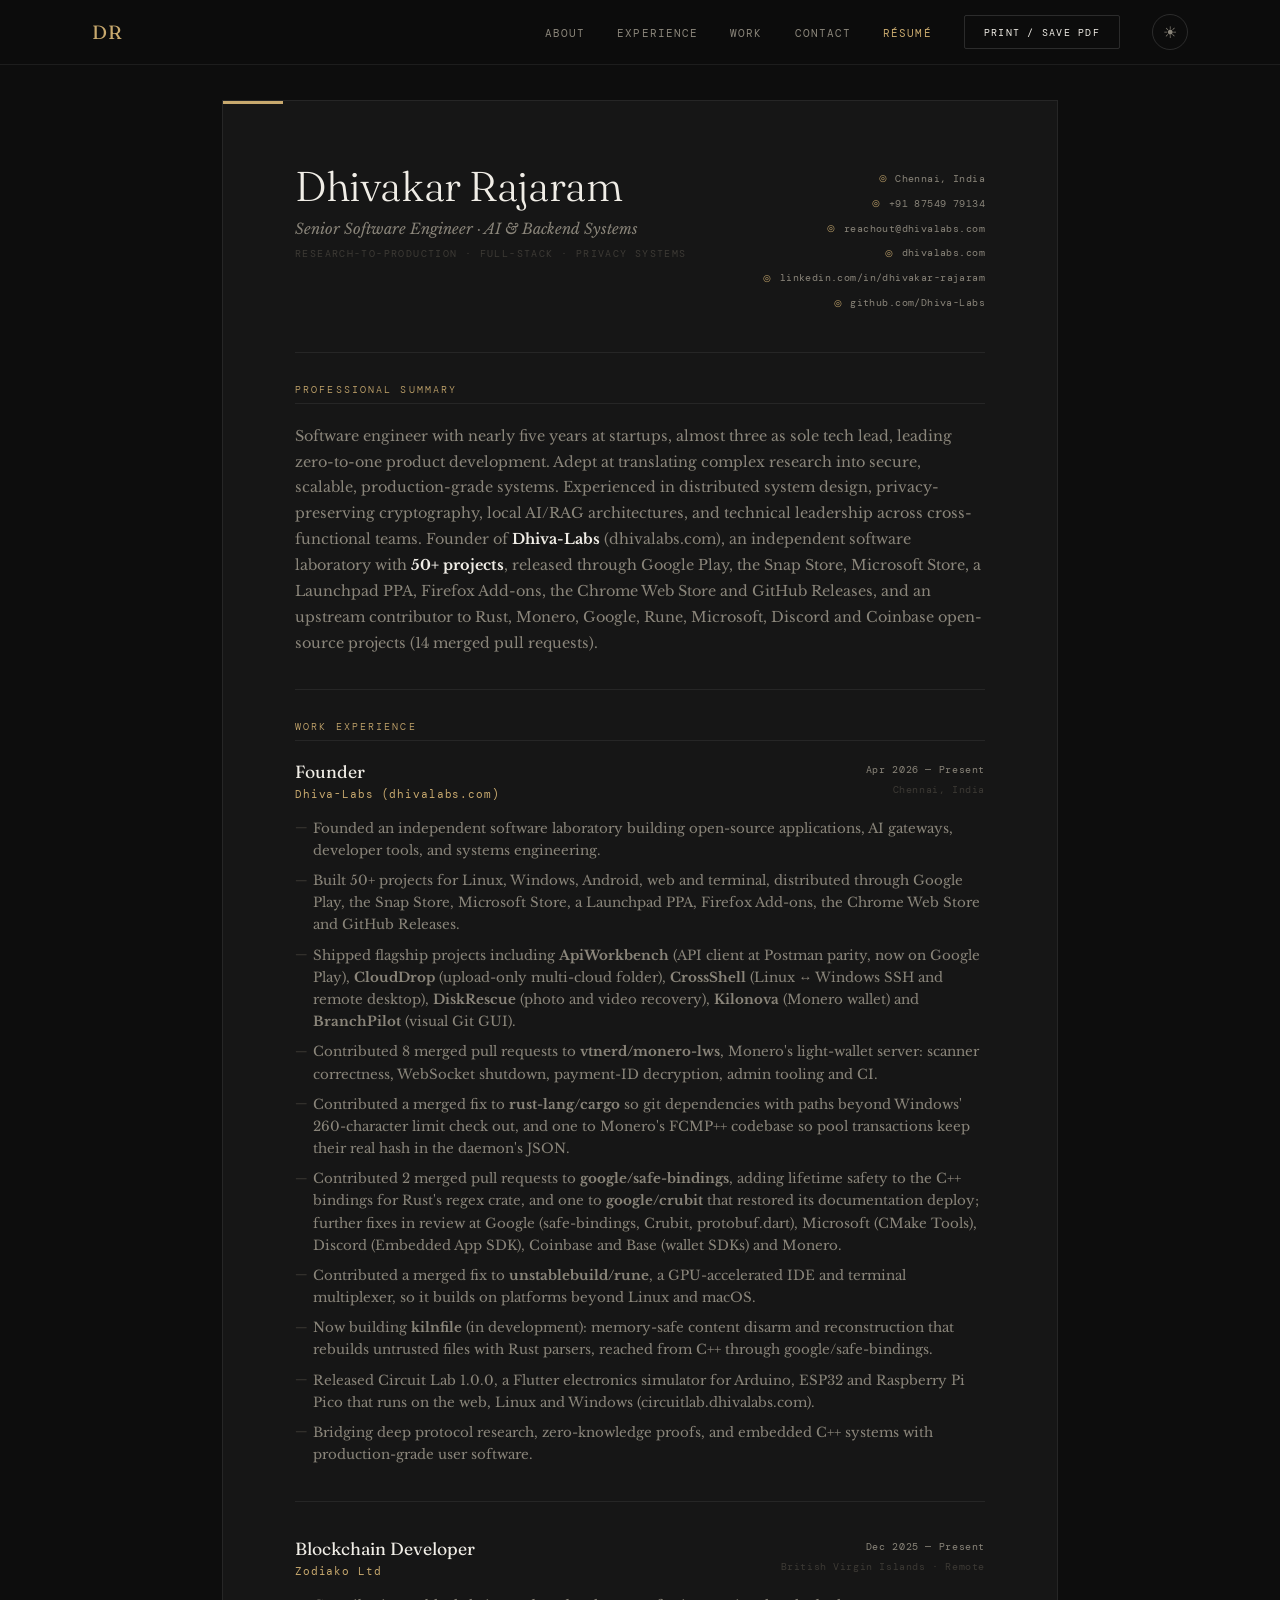
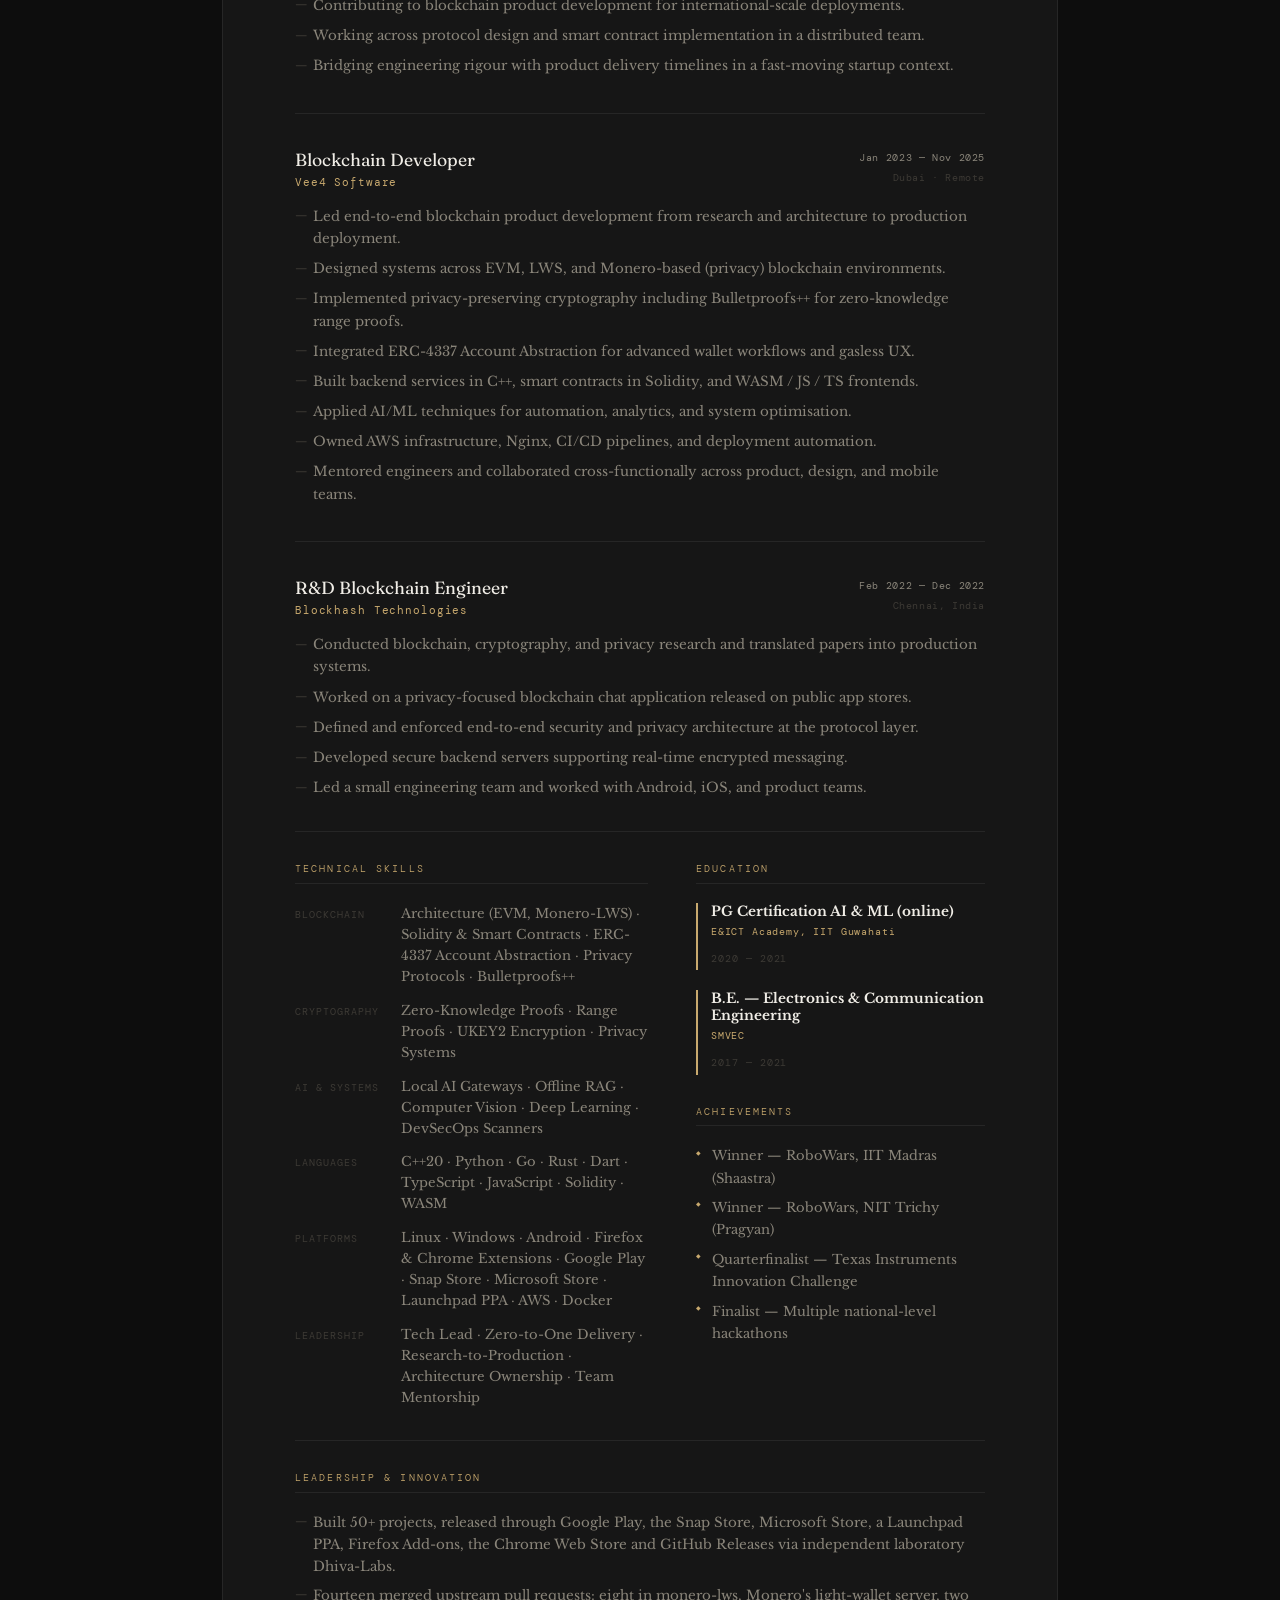
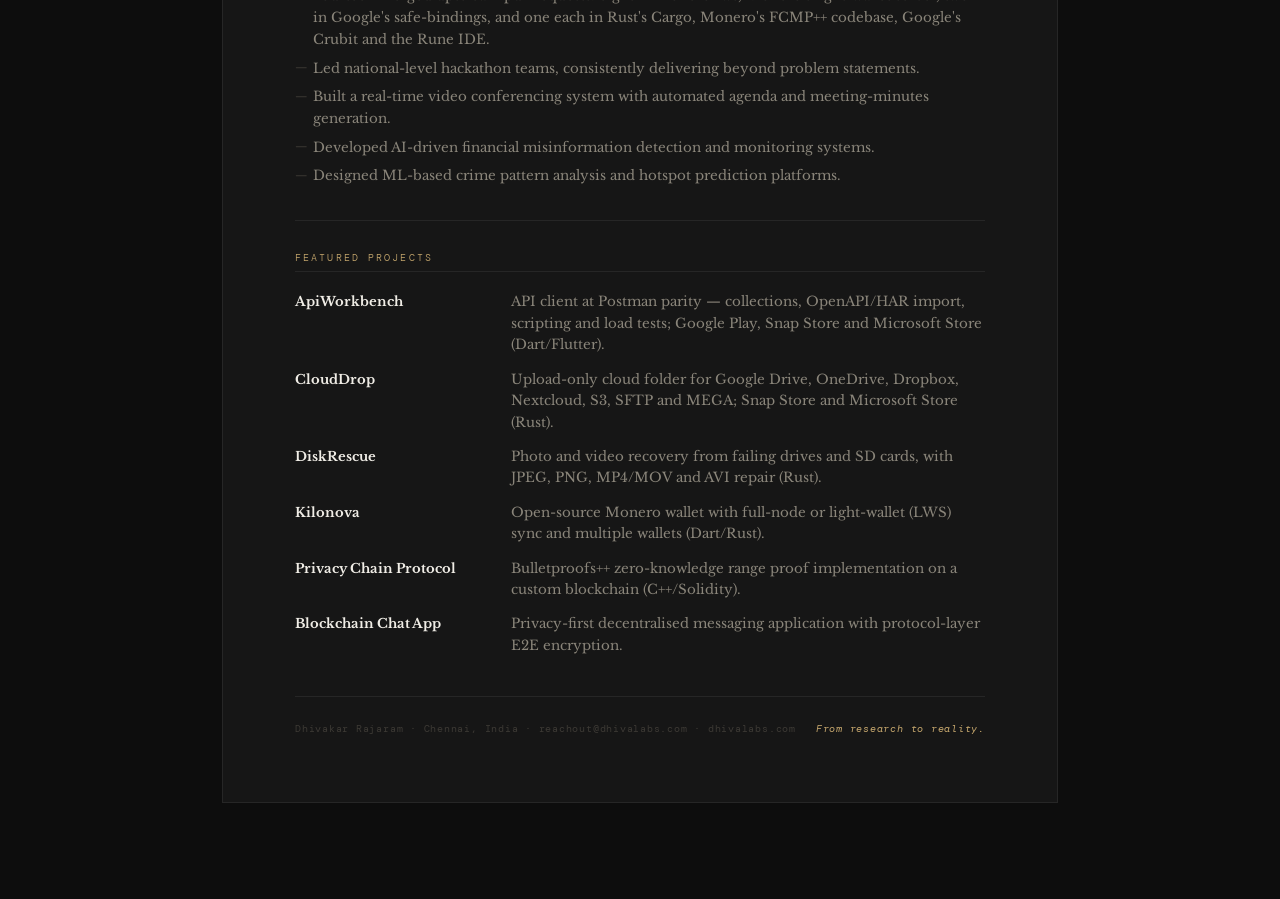
<file: resume.html>
<!DOCTYPE html>
<html lang="en" data-theme="dark">
<head>
  <meta charset="UTF-8" />
  <meta name="viewport" content="width=device-width, initial-scale=1.0" />
  <title>Résumé — Dhivakar Rajaram</title>
  <meta name="description" content="Résumé of Dhivakar Rajaram — Senior Software Engineer, AI and backend systems." />

  <link rel="icon" type="image/svg+xml" href="favicon.svg" />
  <link rel="shortcut icon" href="favicon.svg" />

  <link rel="preconnect" href="https://fonts.googleapis.com" />
  <link rel="preconnect" href="https://fonts.gstatic.com" crossorigin />
  <link href="https://fonts.googleapis.com/css2?family=Libre+Baskerville:ital,wght@0,400;0,700;1,400&family=DM+Mono:wght@300;400;500&family=Fraunces:ital,opsz,wght@0,9..144,300;0,9..144,400;0,9..144,700;1,9..144,300;1,9..144,400&display=swap" rel="stylesheet" />

  <link rel="stylesheet" href="assets/css/style.css?v=3" />
  <link rel="stylesheet" href="assets/css/resume.css" />
</head>
<body>

  <!-- NAV -->
  <nav class="nav" id="nav">
    <div class="nav-inner">
      <a class="nav-logo" href="index.html">DR</a>
      <ul class="nav-links">
        <li><a href="index.html#about">About</a></li>
        <li><a href="index.html#experience">Experience</a></li>
        <li><a href="index.html#projects">Work</a></li>
        <li><a href="index.html#contact">Contact</a></li>
        <li><a href="resume.html" style="color:var(--accent)">Résumé</a></li>
      </ul>
      <div class="nav-resume-actions">
        <button class="btn btn-outline" id="printBtn" onclick="window.print()">Print / Save PDF</button>
      </div>
      <button class="theme-toggle" id="themeToggle" aria-label="Toggle theme">
        <span class="theme-icon sun">☀</span>
        <span class="theme-icon moon">◑</span>
      </button>
      <button class="nav-hamburger" id="hamburger" aria-label="Open menu">
        <span></span><span></span><span></span>
      </button>
    </div>
    <div class="nav-mobile" id="navMobile">
      <a href="index.html#about">About</a>
      <a href="index.html#experience">Experience</a>
      <a href="index.html#projects">Work</a>
      <a href="index.html#contact">Contact</a>
      <a href="resume.html">Résumé</a>
    </div>
  </nav>

  <!-- RESUME WRAPPER -->
  <main class="resume-page">
    <div class="resume-shell">

      <!-- RESUME DOCUMENT -->
      <article class="resume-doc" id="resumeDoc">

        <!-- HEADER -->
        <header class="r-header">
          <div class="r-header-left">
            <h1 class="r-name">Dhivakar Rajaram</h1>
            <p class="r-title">Senior Software Engineer · AI &amp; Backend Systems</p>
            <p class="r-subtitle mono">Research-to-Production · Full-Stack · Privacy Systems</p>
          </div>
          <div class="r-header-right">
            <div class="r-contact-line">
              <span class="r-contact-icon">◎</span>
              <span>Chennai, India</span>
            </div>
            <div class="r-contact-line">
              <span class="r-contact-icon">◎</span>
              <a href="tel:+918754979134">+91 87549 79134</a>
            </div>
            <div class="r-contact-line">
              <span class="r-contact-icon">◎</span>
              <a href="mailto:reachout@dhivalabs.com">reachout@dhivalabs.com</a>
            </div>
            <div class="r-contact-line">
              <span class="r-contact-icon">◎</span>
              <a href="https://dhivalabs.com/" target="_blank">dhivalabs.com</a>
            </div>
            <div class="r-contact-line">
              <span class="r-contact-icon">◎</span>
              <a href="https://www.linkedin.com/in/dhivakar-rajaram/" target="_blank">linkedin.com/in/dhivakar-rajaram</a>
            </div>
            <div class="r-contact-line">
              <span class="r-contact-icon">◎</span>
              <a href="https://github.com/Dhiva-Labs" target="_blank">github.com/Dhiva-Labs</a>
            </div>
          </div>
        </header>

        <div class="r-divider"></div>

        <!-- SUMMARY -->
        <section class="r-section">
          <h2 class="r-section-title">Professional Summary</h2>
          <p class="r-summary">
            Software engineer with nearly five years at startups, almost three as sole tech lead, leading zero-to-one product development. Adept at translating complex research into secure, scalable, production-grade systems. Experienced in distributed system design, privacy-preserving cryptography, local AI/RAG architectures, and technical leadership across cross-functional teams. Founder of <strong>Dhiva-Labs</strong> (dhivalabs.com), an independent software laboratory with <strong>50+ projects</strong>, released through Google Play, the Snap Store, Microsoft Store, a Launchpad PPA, Firefox Add-ons, the Chrome Web Store and GitHub Releases, and an upstream contributor to Rust, Monero, Google, Rune, Microsoft, Discord and Coinbase open-source projects (14 merged pull requests).
          </p>
        </section>

        <div class="r-divider"></div>

        <!-- EXPERIENCE -->
        <section class="r-section">
          <h2 class="r-section-title">Work Experience</h2>

          <!-- Dhiva-Labs -->
          <div class="r-job">
            <div class="r-job-header">
              <div class="r-job-left">
                <h3 class="r-job-role">Founder</h3>
                <p class="r-job-company">Dhiva-Labs (dhivalabs.com)</p>
              </div>
              <div class="r-job-right">
                <span class="r-job-date mono">Apr 2026 — Present</span>
                <span class="r-job-location mono">Chennai, India</span>
              </div>
            </div>
            <ul class="r-bullets">
              <li>Founded an independent software laboratory building open-source applications, AI gateways, developer tools, and systems engineering.</li>
              <li>Built 50+ projects for Linux, Windows, Android, web and terminal, distributed through Google Play, the Snap Store, Microsoft Store, a Launchpad PPA, Firefox Add-ons, the Chrome Web Store and GitHub Releases.</li>
              <li>Shipped flagship projects including <strong>ApiWorkbench</strong> (API client at Postman parity, now on Google Play), <strong>CloudDrop</strong> (upload-only multi-cloud folder), <strong>CrossShell</strong> (Linux ↔ Windows SSH and remote desktop), <strong>DiskRescue</strong> (photo and video recovery), <strong>Kilonova</strong> (Monero wallet) and <strong>BranchPilot</strong> (visual Git GUI).</li>
              <li>Contributed 8 merged pull requests to <strong>vtnerd/monero-lws</strong>, Monero's light-wallet server: scanner correctness, WebSocket shutdown, payment-ID decryption, admin tooling and CI.</li>
              <li>Contributed a merged fix to <strong>rust-lang/cargo</strong> so git dependencies with paths beyond Windows' 260-character limit check out, and one to Monero's FCMP++ codebase so pool transactions keep their real hash in the daemon's JSON.</li>
              <li>Contributed 2 merged pull requests to <strong>google/safe-bindings</strong>, adding lifetime safety to the C++ bindings for Rust's regex crate, and one to <strong>google/crubit</strong> that restored its documentation deploy; further fixes in review at Google (safe-bindings, Crubit, protobuf.dart), Microsoft (CMake Tools), Discord (Embedded App SDK), Coinbase and Base (wallet SDKs) and Monero.</li>
              <li>Contributed a merged fix to <strong>unstablebuild/rune</strong>, a GPU-accelerated IDE and terminal multiplexer, so it builds on platforms beyond Linux and macOS.</li>
              <li>Now building <strong>kilnfile</strong> (in development): memory-safe content disarm and reconstruction that rebuilds untrusted files with Rust parsers, reached from C++ through google/safe-bindings.</li>
              <li>Released Circuit Lab 1.0.0, a Flutter electronics simulator for Arduino, ESP32 and Raspberry Pi Pico that runs on the web, Linux and Windows (circuitlab.dhivalabs.com).</li>
              <li>Bridging deep protocol research, zero-knowledge proofs, and embedded C++ systems with production-grade user software.</li>
            </ul>
          </div>

          <!-- Zodiako -->
          <div class="r-job">
            <div class="r-job-header">
              <div class="r-job-left">
                <h3 class="r-job-role">Blockchain Developer</h3>
                <p class="r-job-company">Zodiako Ltd</p>
              </div>
              <div class="r-job-right">
                <span class="r-job-date mono">Dec 2025 — Present</span>
                <span class="r-job-location mono">British Virgin Islands · Remote</span>
              </div>
            </div>
            <ul class="r-bullets">
              <li>Contributing to blockchain product development for international-scale deployments.</li>
              <li>Working across protocol design and smart contract implementation in a distributed team.</li>
              <li>Bridging engineering rigour with product delivery timelines in a fast-moving startup context.</li>
            </ul>
          </div>

          <!-- Vee4 -->
          <div class="r-job">
            <div class="r-job-header">
              <div class="r-job-left">
                <h3 class="r-job-role">Blockchain Developer</h3>
                <p class="r-job-company">Vee4 Software</p>
              </div>
              <div class="r-job-right">
                <span class="r-job-date mono">Jan 2023 — Nov 2025</span>
                <span class="r-job-location mono">Dubai · Remote</span>
              </div>
            </div>
            <ul class="r-bullets">
              <li>Led end-to-end blockchain product development from research and architecture to production deployment.</li>
              <li>Designed systems across EVM, LWS, and Monero-based (privacy) blockchain environments.</li>
              <li>Implemented privacy-preserving cryptography including Bulletproofs++ for zero-knowledge range proofs.</li>
              <li>Integrated ERC-4337 Account Abstraction for advanced wallet workflows and gasless UX.</li>
              <li>Built backend services in C++, smart contracts in Solidity, and WASM / JS / TS frontends.</li>
              <li>Applied AI/ML techniques for automation, analytics, and system optimisation.</li>
              <li>Owned AWS infrastructure, Nginx, CI/CD pipelines, and deployment automation.</li>
              <li>Mentored engineers and collaborated cross-functionally across product, design, and mobile teams.</li>
            </ul>
          </div>

          <!-- Blockhash -->
          <div class="r-job">
            <div class="r-job-header">
              <div class="r-job-left">
                <h3 class="r-job-role">R&amp;D Blockchain Engineer</h3>
                <p class="r-job-company">Blockhash Technologies</p>
              </div>
              <div class="r-job-right">
                <span class="r-job-date mono">Feb 2022 — Dec 2022</span>
                <span class="r-job-location mono">Chennai, India</span>
              </div>
            </div>
            <ul class="r-bullets">
              <li>Conducted blockchain, cryptography, and privacy research and translated papers into production systems.</li>
              <li>Worked on a privacy-focused blockchain chat application released on public app stores.</li>
              <li>Defined and enforced end-to-end security and privacy architecture at the protocol layer.</li>
              <li>Developed secure backend servers supporting real-time encrypted messaging.</li>
              <li>Led a small engineering team and worked with Android, iOS, and product teams.</li>
            </ul>
          </div>

        </section>

        <div class="r-divider"></div>

        <!-- SKILLS -->
        <section class="r-section r-section--two-col">
          <div>
            <h2 class="r-section-title">Technical Skills</h2>
            <div class="r-skills-block">
              <div class="r-skill-row">
                <span class="r-skill-cat mono">Blockchain</span>
                <span class="r-skill-list">Architecture (EVM, Monero-LWS) · Solidity &amp; Smart Contracts · ERC-4337 Account Abstraction · Privacy Protocols · Bulletproofs++</span>
              </div>
              <div class="r-skill-row">
                <span class="r-skill-cat mono">Cryptography</span>
                <span class="r-skill-list">Zero-Knowledge Proofs · Range Proofs · UKEY2 Encryption · Privacy Systems</span>
              </div>
              <div class="r-skill-row">
                <span class="r-skill-cat mono">AI &amp; Systems</span>
                <span class="r-skill-list">Local AI Gateways · Offline RAG · Computer Vision · Deep Learning · DevSecOps Scanners</span>
              </div>
              <div class="r-skill-row">
                <span class="r-skill-cat mono">Languages</span>
                <span class="r-skill-list">C++20 · Python · Go · Rust · Dart · TypeScript · JavaScript · Solidity · WASM</span>
              </div>
              <div class="r-skill-row">
                <span class="r-skill-cat mono">Platforms</span>
                <span class="r-skill-list">Linux · Windows · Android · Firefox &amp; Chrome Extensions · Google Play · Snap Store · Microsoft Store · Launchpad PPA · AWS · Docker</span>
              </div>
              <div class="r-skill-row">
                <span class="r-skill-cat mono">Leadership</span>
                <span class="r-skill-list">Tech Lead · Zero-to-One Delivery · Research-to-Production · Architecture Ownership · Team Mentorship</span>
              </div>
            </div>
          </div>

          <div>
            <!-- EDUCATION -->
            <h2 class="r-section-title">Education</h2>
            <div class="r-edu">
              <div class="r-edu-entry">
                <h3 class="r-edu-degree">PG Certification AI &amp; ML (online)</h3>
                <p class="r-edu-school">E&amp;ICT Academy, IIT Guwahati</p>
                <span class="r-edu-year mono">2020 — 2021</span>
              </div>
              <div class="r-edu-entry">
                <h3 class="r-edu-degree">B.E. — Electronics &amp; Communication Engineering</h3>
                <p class="r-edu-school">SMVEC</p>
                <span class="r-edu-year mono">2017 — 2021</span>
              </div>
            </div>

            <!-- ACHIEVEMENTS -->
            <h2 class="r-section-title" style="margin-top:2rem">Achievements</h2>
            <ul class="r-achievements">
              <li>Winner — RoboWars, IIT Madras (Shaastra)</li>
              <li>Winner — RoboWars, NIT Trichy (Pragyan)</li>
              <li>Quarterfinalist — Texas Instruments Innovation Challenge</li>
              <li>Finalist — Multiple national-level hackathons</li>
            </ul>
          </div>
        </section>

        <div class="r-divider"></div>

        <!-- LEADERSHIP & INNOVATION -->
        <section class="r-section">
          <h2 class="r-section-title">Leadership &amp; Innovation</h2>
          <ul class="r-bullets r-bullets--tight">
            <li>Built 50+ projects, released through Google Play, the Snap Store, Microsoft Store, a Launchpad PPA, Firefox Add-ons, the Chrome Web Store and GitHub Releases via independent laboratory Dhiva-Labs.</li>
            <li>Fourteen merged upstream pull requests: eight in monero-lws, Monero's light-wallet server, two in Google's safe-bindings, and one each in Rust's Cargo, Monero's FCMP++ codebase, Google's Crubit and the Rune IDE.</li>
            <li>Led national-level hackathon teams, consistently delivering beyond problem statements.</li>
            <li>Built a real-time video conferencing system with automated agenda and meeting-minutes generation.</li>
            <li>Developed AI-driven financial misinformation detection and monitoring systems.</li>
            <li>Designed ML-based crime pattern analysis and hotspot prediction platforms.</li>
          </ul>
        </section>

        <div class="r-divider"></div>

        <!-- FEATURED PROJECTS -->
        <section class="r-section">
          <h2 class="r-section-title">Featured Projects</h2>
          <div class="r-projects-list">
            <div class="r-project-item">
              <span class="r-project-name">ApiWorkbench</span>
              <span class="r-project-desc">API client at Postman parity — collections, OpenAPI/HAR import, scripting and load tests; Google Play, Snap Store and Microsoft Store (Dart/Flutter).</span>
            </div>
            <div class="r-project-item">
              <span class="r-project-name">CloudDrop</span>
              <span class="r-project-desc">Upload-only cloud folder for Google Drive, OneDrive, Dropbox, Nextcloud, S3, SFTP and MEGA; Snap Store and Microsoft Store (Rust).</span>
            </div>
            <div class="r-project-item">
              <span class="r-project-name">DiskRescue</span>
              <span class="r-project-desc">Photo and video recovery from failing drives and SD cards, with JPEG, PNG, MP4/MOV and AVI repair (Rust).</span>
            </div>
            <div class="r-project-item">
              <span class="r-project-name">Kilonova</span>
              <span class="r-project-desc">Open-source Monero wallet with full-node or light-wallet (LWS) sync and multiple wallets (Dart/Rust).</span>
            </div>
            <div class="r-project-item">
              <span class="r-project-name">Privacy Chain Protocol</span>
              <span class="r-project-desc">Bulletproofs++ zero-knowledge range proof implementation on a custom blockchain (C++/Solidity).</span>
            </div>
            <div class="r-project-item">
              <span class="r-project-name">Blockchain Chat App</span>
              <span class="r-project-desc">Privacy-first decentralised messaging application with protocol-layer E2E encryption.</span>
            </div>
          </div>
        </section>

        <!-- FOOTER -->
        <footer class="r-footer">
          <span class="mono">Dhivakar Rajaram · Chennai, India · reachout@dhivalabs.com · dhivalabs.com</span>
          <span class="mono r-footer-tag">From research to reality.</span>
        </footer>

      </article>
      <!-- END RESUME DOC -->

    </div>
  </main>

  <script src="assets/js/main.js?v=6"></script>
</body>
</html>
</file>
<file: assets/css/style.css>
/* ============================================================
   DHIVAKAR RAJARAM — Portfolio v4
   ============================================================ */

*, *::before, *::after { box-sizing: border-box; margin: 0; padding: 0; }
html { scroll-behavior: smooth; font-size: 16px; }
img { max-width: 100%; display: block; }
a { text-decoration: none; color: inherit; }
ul { list-style: none; }

/* ---- VARIABLES ---- */
[data-theme="dark"] {
  --bg:           #0d0d0d;
  --bg-alt:       #111111;
  --surface:      #161616;
  --surface-2:    #1e1e1e;
  --border:       rgba(255,255,255,0.07);
  --border-strong:rgba(255,255,255,0.13);
  --text:         #f0ede6;
  --text-muted:   #8a857a;
  --text-faint:   #3d3a35;
  --accent:       #c8a96e;
  --accent-dim:   rgba(200,169,110,0.10);
  --accent-hover: #d4b97e;
  --pill-bg:      #1a1a1a;
  --pill-border:  rgba(255,255,255,0.09);
  --card-bg:      #131313;
  --card-border:  rgba(255,255,255,0.07);
  --card-hover:   rgba(255,255,255,0.03);
  --nav-bg:       rgba(13,13,13,0.90);
  --timeline-line:rgba(255,255,255,0.07);
}

[data-theme="light"] {
  --bg:           #f5f2ec;
  --bg-alt:       #ede9e1;
  --surface:      #ffffff;
  --surface-2:    #f0ede6;
  --border:       rgba(0,0,0,0.07);
  --border-strong:rgba(0,0,0,0.13);
  --text:         #1a1814;
  --text-muted:   #6e6a64;
  --text-faint:   #b8b3ab;
  --accent:       #8b5e2e;
  --accent-dim:   rgba(139,94,46,0.09);
  --accent-hover: #7a5228;
  --pill-bg:      #ede9e1;
  --pill-border:  rgba(0,0,0,0.09);
  --card-bg:      #ffffff;
  --card-border:  rgba(0,0,0,0.07);
  --card-hover:   rgba(0,0,0,0.02);
  --nav-bg:       rgba(245,242,236,0.92);
  --timeline-line:rgba(0,0,0,0.08);
}

/* ---- TYPOGRAPHY ---- */
body {
  font-family: 'Libre Baskerville', Georgia, serif;
  background: var(--bg);
  color: var(--text);
  line-height: 1.7;
  transition: background 0.3s, color 0.3s;
  overflow-x: hidden;
}
.mono { font-family: 'DM Mono', monospace; letter-spacing: 0.04em; }
h1,h2,h3,h4 { font-family: 'Fraunces', serif; font-weight: 300; line-height: 1.1; }

/* ---- LAYOUT ---- */
.container { max-width: 1160px; margin: 0 auto; padding: 0 2rem; }

/* ---- NAV ---- */
.nav {
  position: fixed; top: 0; left: 0; right: 0; z-index: 100;
  background: var(--nav-bg);
  backdrop-filter: blur(16px); -webkit-backdrop-filter: blur(16px);
  border-bottom: 1px solid var(--border);
  transition: background 0.3s, border-color 0.3s;
}
.nav-inner {
  max-width: 1160px; margin: 0 auto; padding: 0 2rem;
  height: 64px; display: flex; align-items: center; gap: 2rem;
}
.nav-logo {
  font-family: 'Fraunces', serif; font-size: 1.2rem; color: var(--accent);
  letter-spacing: 0.06em; margin-right: auto;
}
.nav-links { display: flex; gap: 2rem; align-items: center; }
.nav-links a {
  font-family: 'DM Mono', monospace; font-size: 0.68rem;
  letter-spacing: 0.1em; text-transform: uppercase;
  color: var(--text-muted); transition: color 0.2s;
}
.nav-links a:hover { color: var(--text); }

.theme-toggle {
  width: 36px; height: 36px; border: 1px solid var(--border-strong);
  border-radius: 50%; background: transparent; cursor: pointer;
  display: flex; align-items: center; justify-content: center;
  color: var(--text-muted); font-size: 1rem; transition: all 0.2s;
}
.theme-toggle:hover { border-color: var(--accent); color: var(--accent); }
[data-theme="dark"] .sun { display: block; }
[data-theme="dark"] .moon { display: none; }
[data-theme="light"] .sun { display: none; }
[data-theme="light"] .moon { display: block; }

.nav-hamburger {
  display: none; flex-direction: column; gap: 5px;
  background: none; border: none; cursor: pointer; padding: 4px;
}
.nav-hamburger span { display: block; width: 22px; height: 1.5px; background: var(--text); transition: all 0.3s; }
.nav-mobile {
  display: none; flex-direction: column; padding: 1.5rem 2rem;
  border-top: 1px solid var(--border); gap: 1.2rem;
}
.nav-mobile a { font-family: 'DM Mono', monospace; font-size: 0.8rem; letter-spacing: 0.1em; text-transform: uppercase; color: var(--text-muted); }
.nav-mobile.open { display: flex; }

/* ---- REVEAL ---- */
[data-reveal] {
  opacity: 0; transform: translateY(24px);
  transition: opacity 0.75s cubic-bezier(0.16,1,0.3,1), transform 0.75s cubic-bezier(0.16,1,0.3,1);
}
[data-reveal].revealed { opacity: 1; transform: translateY(0); }

/* ---- HERO ---- */
.hero {
  min-height: 100vh; display: flex; align-items: center;
  position: relative; overflow: hidden; padding: 120px 2rem 80px;
}
.hero-inner { max-width: 1160px; margin: 0 auto; width: 100%; position: relative; z-index: 2; }
.hero-eyebrow {
  font-family: 'DM Mono', monospace; font-size: 0.68rem;
  letter-spacing: 0.16em; text-transform: uppercase;
  color: var(--text-muted); margin-bottom: 2rem;
}
.hero-name {
  font-family: 'Fraunces', serif; font-size: clamp(4rem, 10vw, 9.5rem);
  font-weight: 300; line-height: 0.95; letter-spacing: -0.02em;
  color: var(--text); display: flex; flex-direction: column; margin-bottom: 2.5rem;
}
.hero-name span:last-child { color: var(--accent); font-style: italic; }
.hero-domain {
  font-family: 'DM Mono', monospace; font-size: 0.7rem;
  letter-spacing: 0.2em; text-transform: uppercase;
  color: var(--text-muted); margin-bottom: 1.2rem;
}
.hero-tagline {
  font-family: 'Fraunces', serif; font-size: clamp(1.1rem, 2vw, 1.4rem);
  font-weight: 300; color: var(--text-muted); margin-bottom: 3rem; font-style: italic;
}
.hero-cta { display: flex; gap: 1rem; flex-wrap: wrap; margin-bottom: 4rem; }

/* ---- BUTTONS ---- */
.btn {
  font-family: 'DM Mono', monospace; font-size: 0.72rem;
  letter-spacing: 0.12em; text-transform: uppercase;
  padding: 0.9rem 2rem; border-radius: 2px; cursor: pointer;
  transition: all 0.22s ease; display: inline-flex; align-items: center; gap: 0.5rem;
}
.btn-filled { background: var(--accent); color: #0d0d0d; border: 1px solid var(--accent); }
.btn-filled:hover { background: var(--accent-hover); border-color: var(--accent-hover); transform: translateY(-1px); }
.btn-outline { background: transparent; color: var(--text); border: 1px solid var(--border-strong); }
.btn-outline:hover { border-color: var(--accent); color: var(--accent); transform: translateY(-1px); }

/* ---- HERO STATS ---- */
.hero-stats {
  display: flex; align-items: center; flex-wrap: wrap;
  border: 1px solid var(--border); width: fit-content; max-width: 100%;
}
.stat { display: flex; flex-direction: column; padding: 1.2rem 2rem; }
.stat-value { font-family: 'Fraunces', serif; font-size: 1.3rem; font-weight: 400; color: var(--text); line-height: 1; margin-bottom: 0.3rem; }
.stat-label { font-family: 'DM Mono', monospace; font-size: 0.58rem; letter-spacing: 0.1em; text-transform: uppercase; color: var(--text-muted); }
.stat-divider { width: 1px; height: 40px; background: var(--border); }

.hero-bg-text {
  position: absolute; right: -0.05em; top: 50%; transform: translateY(-50%);
  font-family: 'Fraunces', serif; font-size: clamp(12rem, 28vw, 28rem);
  font-weight: 700; color: transparent;
  -webkit-text-stroke: 1px var(--border); text-stroke: 1px var(--border);
  user-select: none; pointer-events: none; line-height: 1; z-index: 0;
}
.hero::after {
  content: '↓'; position: absolute; bottom: 2.5rem; left: 50%;
  transform: translateX(-50%); font-size: 1rem; color: var(--text-faint);
  animation: bounce 2.4s ease-in-out infinite; z-index: 2;
}
@keyframes bounce {
  0%,100% { transform: translateX(-50%) translateY(0); opacity: 0.4; }
  50% { transform: translateX(-50%) translateY(6px); opacity: 0.8; }
}

/* ---- SECTION COMMON ---- */
.section-label {
  font-family: 'DM Mono', monospace; font-size: 0.62rem;
  letter-spacing: 0.2em; text-transform: uppercase;
  color: var(--accent); display: block; margin-bottom: 1rem;
}
.section-header { margin-bottom: 4rem; }
.section-title { font-family: 'Fraunces', serif; font-size: clamp(2.2rem, 5vw, 3.8rem); font-weight: 300; color: var(--text); }

/* ---- ABOUT ---- */
.about { padding: 8rem 0; border-top: 1px solid var(--border); }
.about-inner { display: grid; grid-template-columns: 1fr 1.4fr; gap: 6rem; align-items: start; }
.about-left { position: sticky; top: 100px; }
.pull-quote {
  font-family: 'Fraunces', serif; font-size: clamp(2rem, 4vw, 3rem);
  font-weight: 300; font-style: italic; line-height: 1.2;
  color: var(--text); margin: 1.5rem 0 2rem;
}
.about-location { font-size: 0.72rem; color: var(--text-muted); }
.about-right p { font-size: 1rem; color: var(--text-muted); margin-bottom: 1.4rem; line-height: 1.8; }
.about-right p strong { color: var(--text); font-weight: 700; }

/* ---- SKILLS PILLS ---- */
.skills-grid { display: flex; flex-wrap: wrap; gap: 0.5rem; margin-top: 2.5rem; }
.pill {
  font-family: 'DM Mono', monospace; font-size: 0.62rem; letter-spacing: 0.08em;
  padding: 0.4rem 0.85rem; border: 1px solid var(--pill-border);
  background: var(--pill-bg); color: var(--text-muted); border-radius: 2px;
  transition: all 0.2s; cursor: default;
}
.pill:hover { border-color: var(--accent); color: var(--accent); }

/* ---- PILLARS ---- */
.pillars {
  padding: 0 0 8rem;
  border-bottom: 1px solid var(--border);
}
.pillars-grid {
  display: grid; grid-template-columns: repeat(4, 1fr);
  border: 1px solid var(--border);
}
.pillar-card {
  padding: 2.5rem 2rem; border-right: 1px solid var(--border);
  transition: background 0.2s;
}
.pillar-card:last-child { border-right: none; }
.pillar-card:hover { background: var(--card-hover); }
.pillar-num {
  font-size: 0.6rem; letter-spacing: 0.16em; color: var(--accent);
  display: block; margin-bottom: 1rem;
}
.pillar-title {
  font-family: 'Fraunces', serif; font-size: 1rem; font-weight: 400;
  color: var(--text); margin-bottom: 0.8rem;
}
.pillar-desc { font-size: 0.8rem; color: var(--text-muted); line-height: 1.75; }

/* ---- EXPERIENCE ---- */
.experience {
  padding: 8rem 0;
  background: var(--bg-alt);
  border-top: 1px solid var(--border);
  border-bottom: 1px solid var(--border);
}
.timeline { position: relative; padding-left: 2px; }
.timeline::before {
  content: ''; position: absolute; left: 0; top: 0; bottom: 0;
  width: 1px; background: var(--timeline-line);
}
.timeline-entry {
  display: grid; grid-template-columns: 220px 1fr; gap: 3rem;
  padding: 3rem 0 3rem 3rem;
  border-bottom: 1px solid var(--border); position: relative;
}
.timeline-entry::before {
  content: ''; position: absolute; left: -4px; top: 3.5rem;
  width: 8px; height: 8px; border-radius: 50%;
  background: var(--accent); border: 2px solid var(--bg-alt);
}
.timeline-entry:last-child { border-bottom: none; }
.timeline-meta { display: flex; flex-direction: column; gap: 0.4rem; padding-top: 0.3rem; }
.timeline-date { font-size: 0.65rem; color: var(--text-muted); }
.timeline-location { font-size: 0.62rem; color: var(--text-faint); }
.timeline-badge {
  font-family: 'DM Mono', monospace; font-size: 0.58rem; letter-spacing: 0.14em;
  text-transform: uppercase; color: var(--accent); background: var(--accent-dim);
  padding: 0.22rem 0.55rem; border-radius: 2px; display: inline-block; margin-bottom: 0.8rem;
}
.timeline-company { font-family: 'Fraunces', serif; font-size: 1.6rem; font-weight: 300; color: var(--text); margin-bottom: 0.3rem; }
.timeline-role { font-family: 'DM Mono', monospace; font-size: 0.68rem; letter-spacing: 0.08em; color: var(--text-muted); margin-bottom: 1.2rem; }
.timeline-bullets li {
  position: relative; padding-left: 1.2rem;
  font-size: 0.9rem; color: var(--text-muted);
  margin-bottom: 0.6rem; line-height: 1.7;
}
.timeline-bullets li::before { content: '—'; position: absolute; left: 0; color: var(--text-faint); font-size: 0.72rem; }

/* ---- DHIVA-LABS SECTION ---- */
.dhivalabs { padding: 8rem 0; border-top: 1px solid var(--border); }
.dhivalabs-inner { display: grid; grid-template-columns: 1.1fr 0.9fr; gap: 6rem; align-items: start; }
.dhivalabs-quote {
  font-family: 'Fraunces', serif; font-size: 1.6rem; font-weight: 300;
  font-style: italic; color: var(--accent); margin-bottom: 1.4rem; line-height: 1.3;
}
.dhivalabs-desc { font-size: 0.95rem; color: var(--text-muted); line-height: 1.8; margin-bottom: 1.2rem; }
.dhivalabs-domains { margin: 2rem 0; }
.domain-list { display: flex; flex-direction: column; gap: 1rem; }
.domain-item { display: flex; align-items: flex-start; gap: 0.8rem; }
.domain-icon { color: var(--accent); font-size: 0.65rem; margin-top: 0.35rem; flex-shrink: 0; }
.domain-item strong { font-family: 'DM Mono', monospace; font-size: 0.7rem; letter-spacing: 0.06em; color: var(--text); display: block; margin-bottom: 0.1rem; }
.domain-item span { font-size: 0.82rem; color: var(--text-muted); }
.dhivalabs-links { display: flex; gap: 1rem; flex-wrap: wrap; margin-top: 2rem; }
.dhivalabs-links .btn { font-size: 0.65rem; padding: 0.7rem 1.4rem; }

.dhivalabs-stack-panel { padding-top: 0.5rem; }
.stack-category { margin-bottom: 1.6rem; }
.stack-cat-label { font-size: 0.58rem; letter-spacing: 0.16em; text-transform: uppercase; color: var(--text-faint); }
.stack-category .skills-grid { margin-top: 0.5rem; }

.lab-status-box {
  display: flex; align-items: flex-start; gap: 1rem;
  border: 1px solid var(--border); padding: 1.4rem 1.6rem;
  margin-top: 2.5rem;
}
.lab-status-dot {
  width: 8px; height: 8px; border-radius: 50%; background: #4ade80;
  flex-shrink: 0; margin-top: 0.35rem;
  box-shadow: 0 0 8px rgba(74,222,128,0.4);
  animation: pulse-dot 2.4s ease-in-out infinite;
}
@keyframes pulse-dot {
  0%,100% { opacity: 1; } 50% { opacity: 0.5; }
}
.lab-status-title { font-size: 0.65rem; letter-spacing: 0.12em; text-transform: uppercase; color: var(--text); margin-bottom: 0.25rem; }
.lab-status-sub { font-size: 0.78rem; color: var(--text-muted); }

/* ---- PROJECTS ---- */
.projects { padding: 8rem 0; border-top: 1px solid var(--border); background: var(--bg-alt); }
.projects-grid {
  display: grid; grid-template-columns: 1fr 1fr;
  border: 1px solid var(--card-border);
}

.project-card { background: var(--card-bg); transition: background 0.2s; }
.project-card:hover { background: var(--card-hover); }
.project-card:nth-child(odd) { border-right: 1px solid var(--card-border); }
.project-card:nth-child(1),.project-card:nth-child(2) { border-bottom: 1px solid var(--card-border); }
.projects-grid:not(.projects-grid--lab) .project-card:nth-child(3),
.projects-grid:not(.projects-grid--lab) .project-card:nth-child(4) { border-bottom: none; }
/* Lab grid: a wide latest-release card leads, so the two-column cards start at
   child 2 and the left column is the even children. */
.projects-grid--lab .project-card { border-right: none; border-bottom: 1px solid var(--card-border); }
.projects-grid--lab .project-card:nth-child(even):not(.project-card--wide) { border-right: 1px solid var(--card-border); }
.projects-grid--lab .project-card:last-child { border-bottom: none; }
.projects-grid--lab .project-card--wide { grid-column: 1 / -1; border-right: none; }
.projects-grid--lab .project-card--wide .ext-list { margin-bottom: 1.4rem; }
/* Upstream grid: an even number of cards, so the last two close the box. */
.projects-grid.projects-grid--upstream .project-card:nth-child(n) { border-bottom: 1px solid var(--card-border); }
.projects-grid.projects-grid--upstream .project-card:nth-last-child(-n+2) { border-bottom: none; }
.upstream-intro { max-width: 46rem; margin-top: 1.2rem; font-size: 0.95rem; line-height: 1.8; color: var(--text-muted); }
.upstream-intro strong { color: var(--text); font-weight: 500; }
.upstream-org { color: var(--accent); letter-spacing: 0.12em; text-transform: uppercase; }
.ext-list { display: grid; grid-template-columns: repeat(3, 1fr); gap: 2rem; }
.ext-item { display: flex; flex-direction: column; }
.ext-name { font-family: 'Fraunces', serif; font-size: 1.1rem; font-weight: 400; color: var(--text); margin-bottom: 0.5rem; }
.ext-desc { font-size: 0.82rem; color: var(--text-muted); line-height: 1.7; flex: 1; margin-bottom: 1rem; }
.ext-links { display: flex; flex-wrap: wrap; gap: 1rem; }
.ext-links a { font-family: 'DM Mono', monospace; font-size: 0.65rem; letter-spacing: 0.1em; color: var(--accent); transition: color 0.2s; }
.ext-links a:hover { color: var(--accent-hover); }

.project-card-inner { padding: 2.5rem; height: 100%; display: flex; flex-direction: column; }
.project-card-top { display: flex; justify-content: space-between; align-items: center; margin-bottom: 1.5rem; }
.project-number { font-family: 'DM Mono', monospace; font-size: 0.62rem; letter-spacing: 0.16em; color: var(--text-faint); }
.project-status { font-family: 'DM Mono', monospace; font-size: 0.56rem; letter-spacing: 0.1em; padding: 0.22rem 0.55rem; border-radius: 2px; }
.project-status--live   { color: #4ade80; background: rgba(74,222,128,0.08); border: 1px solid rgba(74,222,128,0.18); }
.project-status--wip    { color: var(--accent); background: var(--accent-dim); border: 1px solid rgba(200,169,110,0.2); }
.project-status--past   { color: var(--text-faint); background: transparent; border: 1px solid var(--border); }
.project-name { font-family: 'Fraunces', serif; font-size: 1.4rem; font-weight: 300; color: var(--text); margin-bottom: 0.8rem; }
.project-desc { font-size: 0.85rem; color: var(--text-muted); line-height: 1.75; flex: 1; margin-bottom: 1.6rem; }
.project-tags { display: flex; flex-wrap: wrap; gap: 0.4rem; margin-bottom: 1.6rem; }
.tag {
  font-family: 'DM Mono', monospace; font-size: 0.58rem; letter-spacing: 0.08em;
  padding: 0.28rem 0.65rem; border: 1px solid var(--pill-border); color: var(--text-faint); border-radius: 2px;
}
.project-link {
  font-family: 'DM Mono', monospace; font-size: 0.65rem; letter-spacing: 0.1em;
  color: var(--accent); transition: letter-spacing 0.2s; margin-top: auto; display: block;
}
.project-link:hover { letter-spacing: 0.18em; }
.project-link--muted { color: var(--text-faint); }
.project-card--featured { position: relative; }
.project-card--featured::after {
  content: ''; position: absolute; top: 0; left: 0; right: 0;
  height: 2px; background: var(--accent);
}
.project-card--coming { opacity: 0.72; }
.project-card--coming:hover { opacity: 1; }

/* ---- CONTACT ---- */
.contact { padding: 8rem 0; border-top: 1px solid var(--border); }
.contact-inner { display: grid; grid-template-columns: 1fr 1fr; gap: 6rem; align-items: start; }
.contact-headline { font-family: 'Fraunces', serif; font-size: clamp(2.2rem, 4.5vw, 3.4rem); font-weight: 300; color: var(--text); margin-bottom: 1.2rem; line-height: 1.15; }
.contact-sub { font-size: 0.92rem; color: var(--text-muted); line-height: 1.8; }
.open-to-list { display: flex; flex-direction: column; gap: 0.5rem; }
.open-to-item {
  font-family: 'DM Mono', monospace; font-size: 0.68rem; letter-spacing: 0.06em;
  color: var(--text-muted); padding-left: 1rem; position: relative;
}
.open-to-item::before { content: '→'; position: absolute; left: 0; color: var(--accent); }

.contact-right { padding-top: 1rem; display: flex; flex-direction: column; gap: 1.8rem; }
.contact-item { display: flex; align-items: flex-start; gap: 1.1rem; }
.contact-icon { font-size: 0.85rem; color: var(--accent); margin-top: 0.2rem; flex-shrink: 0; }
.contact-label { font-family: 'DM Mono', monospace; font-size: 0.58rem; letter-spacing: 0.14em; text-transform: uppercase; color: var(--text-faint); display: block; margin-bottom: 0.2rem; }
.contact-value { font-size: 0.92rem; color: var(--text); display: block; transition: color 0.2s; }
a.contact-value:hover { color: var(--accent); }
.contact-cta { margin-top: 1rem; align-self: flex-start; }

/* ---- FOOTER ---- */
.footer { border-top: 1px solid var(--border); padding: 2rem 0; }
.footer-inner { display: flex; align-items: center; justify-content: space-between; flex-wrap: wrap; gap: 1rem; }
.footer-name { font-family: 'DM Mono', monospace; font-size: 0.62rem; letter-spacing: 0.1em; color: var(--text-faint); }
.footer-tagline { font-family: 'Fraunces', serif; font-size: 0.85rem; font-style: italic; color: var(--text-muted); }
.footer-built { font-family: 'DM Mono', monospace; font-size: 0.6rem; letter-spacing: 0.1em; color: var(--text-faint); }

/* ---- RESPONSIVE ---- */
@media (max-width: 1100px) {
  .pillars-grid { grid-template-columns: 1fr 1fr; }
  .pillar-card:nth-child(2) { border-right: none; }
  .pillar-card:nth-child(1),.pillar-card:nth-child(2) { border-bottom: 1px solid var(--border); }
  .pillar-card:nth-child(3),.pillar-card:nth-child(4) { border-bottom: none; }
  .pillar-card:nth-child(3) { border-right: 1px solid var(--border); }
}

@media (max-width: 900px) {
  .about-inner,.contact-inner,.dhivalabs-inner { grid-template-columns: 1fr; gap: 3rem; }
  .about-left { position: static; }
  .timeline-entry { grid-template-columns: 1fr; gap: 0.6rem; padding-left: 2.5rem; }
  .projects-grid { grid-template-columns: 1fr; }
  .project-card:nth-child(odd) { border-right: none; }
  .projects-grid--lab .project-card:nth-child(even):not(.project-card--wide) { border-right: none; }
  .project-card { border-bottom: 1px solid var(--card-border) !important; }
  .project-card:last-child { border-bottom: none !important; }
  .ext-list { grid-template-columns: 1fr; gap: 1.6rem; }
  .hero-stats { flex-direction: column; align-items: flex-start; }
  .stat-divider { width: 40px; height: 1px; }
}

@media (max-width: 680px) {
  .nav-links { display: none; }
  .nav-hamburger { display: flex; }
  .pillars-grid { grid-template-columns: 1fr; }
  .pillar-card { border-right: none !important; border-bottom: 1px solid var(--border) !important; }
  .pillar-card:last-child { border-bottom: none !important; }
  .hero-name { font-size: clamp(3.2rem, 14vw, 6rem); }
}

@media (max-width: 480px) {
  .hero { padding: 100px 1.5rem 60px; }
  .container { padding: 0 1.5rem; }
  .about,.experience,.dhivalabs,.projects,.contact { padding: 5rem 0; }
  .project-card-inner { padding: 2rem 1.5rem; }
  .footer-inner { justify-content: center; text-align: center; }
}

/* ---- PLATFORM BADGES ---- */
.badge {
  display: inline-flex; align-items: center; gap: 0.35rem;
  font-family: 'DM Mono', monospace; font-size: 0.56rem; letter-spacing: 0.08em;
  padding: 0.22rem 0.55rem; border-radius: 2px; text-decoration: none;
  transition: all 0.2s;
}
.badge-snap { color: #ff7641; background: rgba(255,118,65,0.08); border: 1px solid rgba(255,118,65,0.22); }
.badge-snap:hover { background: rgba(255,118,65,0.18); border-color: #ff7641; }
.badge-chrome { color: #38bdf8; background: rgba(56,189,248,0.08); border: 1px solid rgba(56,189,248,0.22); }
.badge-chrome:hover { background: rgba(56,189,248,0.18); border-color: #38bdf8; }
.badge-github { color: var(--text-muted); background: var(--pill-bg); border: 1px solid var(--pill-border); }
.badge-github:hover { color: var(--text); border-color: var(--accent); }
.badge-ms { color: #4ea8ff; background: rgba(78,168,255,0.08); border: 1px solid rgba(78,168,255,0.22); }
.badge-firefox { color: #a77bff; background: rgba(167,123,255,0.08); border: 1px solid rgba(167,123,255,0.22); }
.project-badges { display: flex; flex-wrap: wrap; justify-content: flex-end; gap: 0.4rem; }
.project-desc code { font-family: 'DM Mono', monospace; font-size: 0.78em; }
.projects-more { display: flex; justify-content: center; margin: 2.5rem 0 5rem; }
.projects-more .btn { font-size: 0.65rem; padding: 0.7rem 1.4rem; }

.cmd-search-svg {
  display: inline-block; flex-shrink: 0; stroke: currentColor;
}

/* ---- NAV COMMAND BUTTON ---- */
.cmd-trigger-btn {
  font-family: 'DM Mono', monospace; font-size: 0.62rem; letter-spacing: 0.08em;
  padding: 0.35rem 0.65rem; border: 1px solid var(--border); background: var(--surface);
  color: var(--text-muted); border-radius: 3px; cursor: pointer; display: inline-flex;
  align-items: center; gap: 0.4rem; transition: all 0.2s;
}
.cmd-trigger-btn:hover { border-color: var(--accent); color: var(--accent); }
.cmd-trigger-btn kbd {
  font-family: inherit; font-size: 0.55rem; background: var(--bg);
  border: 1px solid var(--border); padding: 0.1rem 0.3rem; border-radius: 2px; color: var(--text-faint);
}
@media (max-width: 680px) {
  .cmd-trigger-btn kbd { display: none; }
  .cmd-trigger-btn { padding: 0.35rem 0.5rem; }
}

/* ---- COMMAND PALETTE MODAL ---- */
.cmd-palette-backdrop {
  position: fixed; inset: 0; background: rgba(0, 0, 0, 0.75);
  backdrop-filter: blur(8px); -webkit-backdrop-filter: blur(8px);
  z-index: 9999; display: flex; align-items: flex-start; justify-content: center;
  padding-top: 15vh; opacity: 0; pointer-events: none; transition: opacity 0.2s ease;
}
.cmd-palette-backdrop.open { opacity: 1; pointer-events: auto; }

.cmd-palette-dialog {
  background: var(--surface); border: 1px solid var(--border-strong);
  border-radius: 6px; width: 90%; max-width: 600px; box-shadow: 0 20px 40px rgba(0,0,0,0.5);
  overflow: hidden; display: flex; flex-direction: column; max-height: 70vh;
  transform: translateY(-10px); transition: transform 0.2s ease;
}
.cmd-palette-backdrop.open .cmd-palette-dialog { transform: translateY(0); }

.cmd-palette-header {
  display: flex; align-items: center; gap: 0.8rem; padding: 1rem 1.2rem;
  border-bottom: 1px solid var(--border); background: var(--bg);
}
.cmd-search-icon { font-size: 0.9rem; color: var(--accent); opacity: 0.8; }
.cmd-input {
  flex: 1; background: transparent; border: none; outline: none;
  font-family: 'DM Mono', monospace; font-size: 0.9rem; color: var(--text);
}
.cmd-input::placeholder { color: var(--text-faint); }
.cmd-kbd {
  font-family: 'DM Mono', monospace; font-size: 0.6rem; padding: 0.2rem 0.4rem;
  background: var(--surface); border: 1px solid var(--border); color: var(--text-faint); border-radius: 2px;
}

.cmd-palette-results { overflow-y: auto; padding: 0.5rem 0; max-height: 50vh; }
.cmd-item {
  display: flex; align-items: center; justify-content: space-between; padding: 0.75rem 1.2rem;
  cursor: pointer; transition: background 0.15s; text-decoration: none;
}
.cmd-item:hover, .cmd-item.selected { background: var(--card-hover); }
.cmd-item-left { display: flex; align-items: center; gap: 0.8rem; }
.cmd-item-icon { font-size: 1rem; width: 20px; text-align: center; color: var(--accent); }
.cmd-item-title { font-family: 'DM Mono', monospace; font-size: 0.8rem; color: var(--text); }
.cmd-item-sub { font-size: 0.7rem; color: var(--text-muted); }
.cmd-item-badge {
  font-family: 'DM Mono', monospace; font-size: 0.55rem; letter-spacing: 0.08em;
  padding: 0.15rem 0.4rem; border: 1px solid var(--border); color: var(--text-faint); border-radius: 2px;
}

.cmd-palette-footer {
  display: flex; align-items: center; gap: 1.2rem; padding: 0.6rem 1.2rem;
  border-top: 1px solid var(--border); background: var(--bg);
  font-family: 'DM Mono', monospace; font-size: 0.6rem; color: var(--text-faint);
}
.cmd-palette-footer kbd {
  background: var(--surface); border: 1px solid var(--border); padding: 0.1rem 0.3rem; border-radius: 2px;
}

/* ---- TOAST NOTIFICATION ---- */
.toast {
  position: fixed; bottom: 2rem; right: 2rem; background: var(--surface);
  border: 1px solid var(--accent); color: var(--text); padding: 0.75rem 1.25rem;
  border-radius: 4px; font-family: 'DM Mono', monospace; font-size: 0.75rem;
  box-shadow: 0 10px 25px rgba(0,0,0,0.4); z-index: 10000; opacity: 0;
  transform: translateY(15px); pointer-events: none; transition: all 0.25s ease;
  display: flex; align-items: center; gap: 0.6rem;
}
.toast.show { opacity: 1; transform: translateY(0); pointer-events: auto; }
.toast-icon { color: #4ade80; font-size: 0.9rem; }
</file>
<file: assets/css/resume.css>
/* ============================================================
   RESUME PAGE — resume.css
   Layered on top of style.css
   ============================================================ */

/* ---- PAGE WRAPPER ---- */
.resume-page {
  min-height: 100vh;
  padding: 100px 0 6rem;
  background: var(--bg);
}

.resume-shell {
  max-width: 900px;
  margin: 0 auto;
  padding: 0 2rem;
}

/* ---- NAV RESUME ACTIONS ---- */
.nav-resume-actions {
  display: flex;
  align-items: center;
}

.nav-resume-actions .btn {
  font-size: 0.65rem;
  padding: 0.6rem 1.2rem;
}

/* ---- RESUME DOCUMENT ---- */
.resume-doc {
  background: var(--surface);
  border: 1px solid var(--border);
  padding: 4rem 4.5rem;
  position: relative;
}

/* Accent corner top-left */
.resume-doc::before {
  content: '';
  position: absolute;
  top: 0;
  left: 0;
  width: 60px;
  height: 3px;
  background: var(--accent);
}

/* ---- HEADER ---- */
.r-header {
  display: grid;
  grid-template-columns: 1fr auto;
  gap: 3rem;
  align-items: start;
  margin-bottom: 2.5rem;
}

.r-name {
  font-family: 'Fraunces', serif;
  font-size: 2.6rem;
  font-weight: 300;
  color: var(--text);
  line-height: 1.05;
  margin-bottom: 0.5rem;
  letter-spacing: -0.01em;
}

.r-title {
  font-family: 'Libre Baskerville', serif;
  font-size: 0.92rem;
  color: var(--text-muted);
  margin-bottom: 0.3rem;
  font-style: italic;
}

.r-subtitle {
  font-size: 0.62rem;
  letter-spacing: 0.14em;
  text-transform: uppercase;
  color: var(--text-faint);
}

.r-header-right {
  display: flex;
  flex-direction: column;
  gap: 0.45rem;
  align-items: flex-end;
  padding-top: 0.3rem;
}

.r-contact-line {
  display: flex;
  align-items: center;
  gap: 0.5rem;
  font-family: 'DM Mono', monospace;
  font-size: 0.65rem;
  color: var(--text-muted);
  letter-spacing: 0.04em;
}

.r-contact-line a {
  color: var(--text-muted);
  transition: color 0.2s;
}

.r-contact-line a:hover { color: var(--accent); }

.r-contact-icon {
  color: var(--accent);
  font-size: 0.55rem;
}

/* ---- DIVIDER ---- */
.r-divider {
  border: none;
  border-top: 1px solid var(--border);
  margin: 2rem 0;
}

/* ---- SECTIONS ---- */
.r-section {
  margin-bottom: 0.5rem;
}

.r-section--two-col {
  display: grid;
  grid-template-columns: 1.1fr 0.9fr;
  gap: 3rem;
  align-items: start;
}

.r-section-title {
  font-family: 'DM Mono', monospace;
  font-size: 0.6rem;
  letter-spacing: 0.22em;
  text-transform: uppercase;
  color: var(--accent);
  margin-bottom: 1.2rem;
  padding-bottom: 0.5rem;
  border-bottom: 1px solid var(--border);
}

/* ---- SUMMARY ---- */
.r-summary {
  font-size: 0.9rem;
  color: var(--text-muted);
  line-height: 1.8;
}

.r-summary strong {
  color: var(--text);
  font-weight: 700;
}

/* ---- JOB ENTRIES ---- */
.r-job {
  margin-bottom: 2.2rem;
  padding-bottom: 2.2rem;
  border-bottom: 1px solid var(--border);
}

.r-job:last-child {
  border-bottom: none;
  padding-bottom: 0;
  margin-bottom: 0;
}

.r-job-header {
  display: flex;
  justify-content: space-between;
  align-items: flex-start;
  gap: 2rem;
  margin-bottom: 0.9rem;
}

.r-job-role {
  font-family: 'Fraunces', serif;
  font-size: 1.1rem;
  font-weight: 400;
  color: var(--text);
  line-height: 1.2;
  margin-bottom: 0.2rem;
}

.r-job-company {
  font-family: 'DM Mono', monospace;
  font-size: 0.68rem;
  letter-spacing: 0.08em;
  color: var(--accent);
}

.r-job-right {
  display: flex;
  flex-direction: column;
  align-items: flex-end;
  gap: 0.2rem;
  flex-shrink: 0;
}

.r-job-date {
  font-size: 0.65rem;
  color: var(--text-muted);
  letter-spacing: 0.06em;
}

.r-job-location {
  font-size: 0.62rem;
  color: var(--text-faint);
  letter-spacing: 0.06em;
}

/* ---- BULLETS ---- */
.r-bullets {
  list-style: none;
  display: flex;
  flex-direction: column;
  gap: 0.5rem;
}

.r-bullets li {
  font-size: 0.84rem;
  color: var(--text-muted);
  line-height: 1.65;
  padding-left: 1.1rem;
  position: relative;
}

.r-bullets li::before {
  content: '—';
  position: absolute;
  left: 0;
  color: var(--text-faint);
  font-size: 0.7rem;
  top: 0.05em;
}

.r-bullets--tight {
  gap: 0.4rem;
}

/* ---- SKILLS ---- */
.r-skills-block {
  display: flex;
  flex-direction: column;
  gap: 0.8rem;
}

.r-skill-row {
  display: grid;
  grid-template-columns: 90px 1fr;
  gap: 1rem;
  align-items: baseline;
}

.r-skill-cat {
  font-size: 0.6rem;
  letter-spacing: 0.1em;
  text-transform: uppercase;
  color: var(--text-faint);
  flex-shrink: 0;
}

.r-skill-list {
  font-size: 0.82rem;
  color: var(--text-muted);
  line-height: 1.6;
}

/* ---- EDUCATION ---- */
.r-edu {
  display: flex;
  flex-direction: column;
  gap: 1.2rem;
}

.r-edu-entry {
  padding-left: 0.8rem;
  border-left: 2px solid var(--accent);
}

.r-edu-degree {
  font-family: 'Libre Baskerville', serif;
  font-size: 0.85rem;
  font-weight: 700;
  color: var(--text);
  margin-bottom: 0.15rem;
  line-height: 1.3;
}

.r-edu-school {
  font-family: 'DM Mono', monospace;
  font-size: 0.65rem;
  letter-spacing: 0.08em;
  color: var(--accent);
  margin-bottom: 0.15rem;
}

.r-edu-year {
  font-size: 0.6rem;
  color: var(--text-faint);
  letter-spacing: 0.1em;
}

/* ---- ACHIEVEMENTS ---- */
.r-achievements {
  list-style: none;
  display: flex;
  flex-direction: column;
  gap: 0.45rem;
}

.r-achievements li {
  font-size: 0.82rem;
  color: var(--text-muted);
  padding-left: 1rem;
  position: relative;
}

.r-achievements li::before {
  content: '◆';
  position: absolute;
  left: 0;
  font-size: 0.38rem;
  color: var(--accent);
  top: 0.38em;
}

/* ---- FEATURED PROJECTS ---- */
.r-projects-list {
  display: flex;
  flex-direction: column;
  gap: 0.8rem;
}

.r-project-item {
  display: grid;
  grid-template-columns: 200px 1fr;
  gap: 1rem;
  align-items: baseline;
  font-size: 0.84rem;
}

.r-project-name {
  font-family: 'Libre Baskerville', serif;
  font-weight: 700;
  color: var(--text);
  font-size: 0.82rem;
}

.r-project-desc {
  color: var(--text-muted);
  line-height: 1.6;
}

/* ---- FOOTER ---- */
.r-footer {
  margin-top: 2.5rem;
  padding-top: 1.5rem;
  border-top: 1px solid var(--border);
  display: flex;
  justify-content: space-between;
  flex-wrap: wrap;
  gap: 0.5rem;
}

.r-footer .mono {
  font-size: 0.6rem;
  letter-spacing: 0.08em;
  color: var(--text-faint);
}

.r-footer-tag {
  font-style: italic;
  color: var(--accent) !important;
}

/* ---- PRINT STYLES ---- */
@media print {
  @page {
    margin: 0.8in 0.7in;
    size: A4;
  }

  body {
    background: #fff !important;
    color: #111 !important;
  }

  [data-theme="dark"],
  [data-theme="light"] {
    --bg: #fff;
    --surface: #fff;
    --text: #111;
    --text-muted: #444;
    --text-faint: #888;
    --accent: #8b5e2e;
    --border: #ddd;
    --border-strong: #ccc;
  }

  .nav,
  .nav-resume-actions,
  .hero-bg-text {
    display: none !important;
  }

  .resume-page {
    padding: 0 !important;
  }

  .resume-shell {
    max-width: 100%;
    padding: 0;
  }

  .resume-doc {
    border: none !important;
    padding: 0 !important;
    box-shadow: none !important;
  }

  .resume-doc::before {
    display: none;
  }

  .r-job {
    page-break-inside: avoid;
  }

  .r-section--two-col {
    grid-template-columns: 1.1fr 0.9fr;
  }

  a {
    color: inherit !important;
  }
}

/* ---- RESPONSIVE ---- */
@media (max-width: 720px) {
  .resume-doc {
    padding: 2.5rem 2rem;
  }

  .r-header {
    grid-template-columns: 1fr;
    gap: 1.5rem;
  }

  .r-header-right {
    align-items: flex-start;
  }

  .r-section--two-col {
    grid-template-columns: 1fr;
    gap: 2rem;
  }

  .r-job-header {
    flex-direction: column;
    gap: 0.4rem;
  }

  .r-job-right {
    align-items: flex-start;
  }

  .r-project-item {
    grid-template-columns: 1fr;
    gap: 0.2rem;
  }

  .r-skill-row {
    grid-template-columns: 80px 1fr;
  }

  .nav-resume-actions {
    display: none;
  }
}

@media (max-width: 480px) {
  .resume-shell { padding: 0 1rem; }
  .resume-doc { padding: 2rem 1.5rem; }
  .r-name { font-size: 2rem; }
}
</file>
